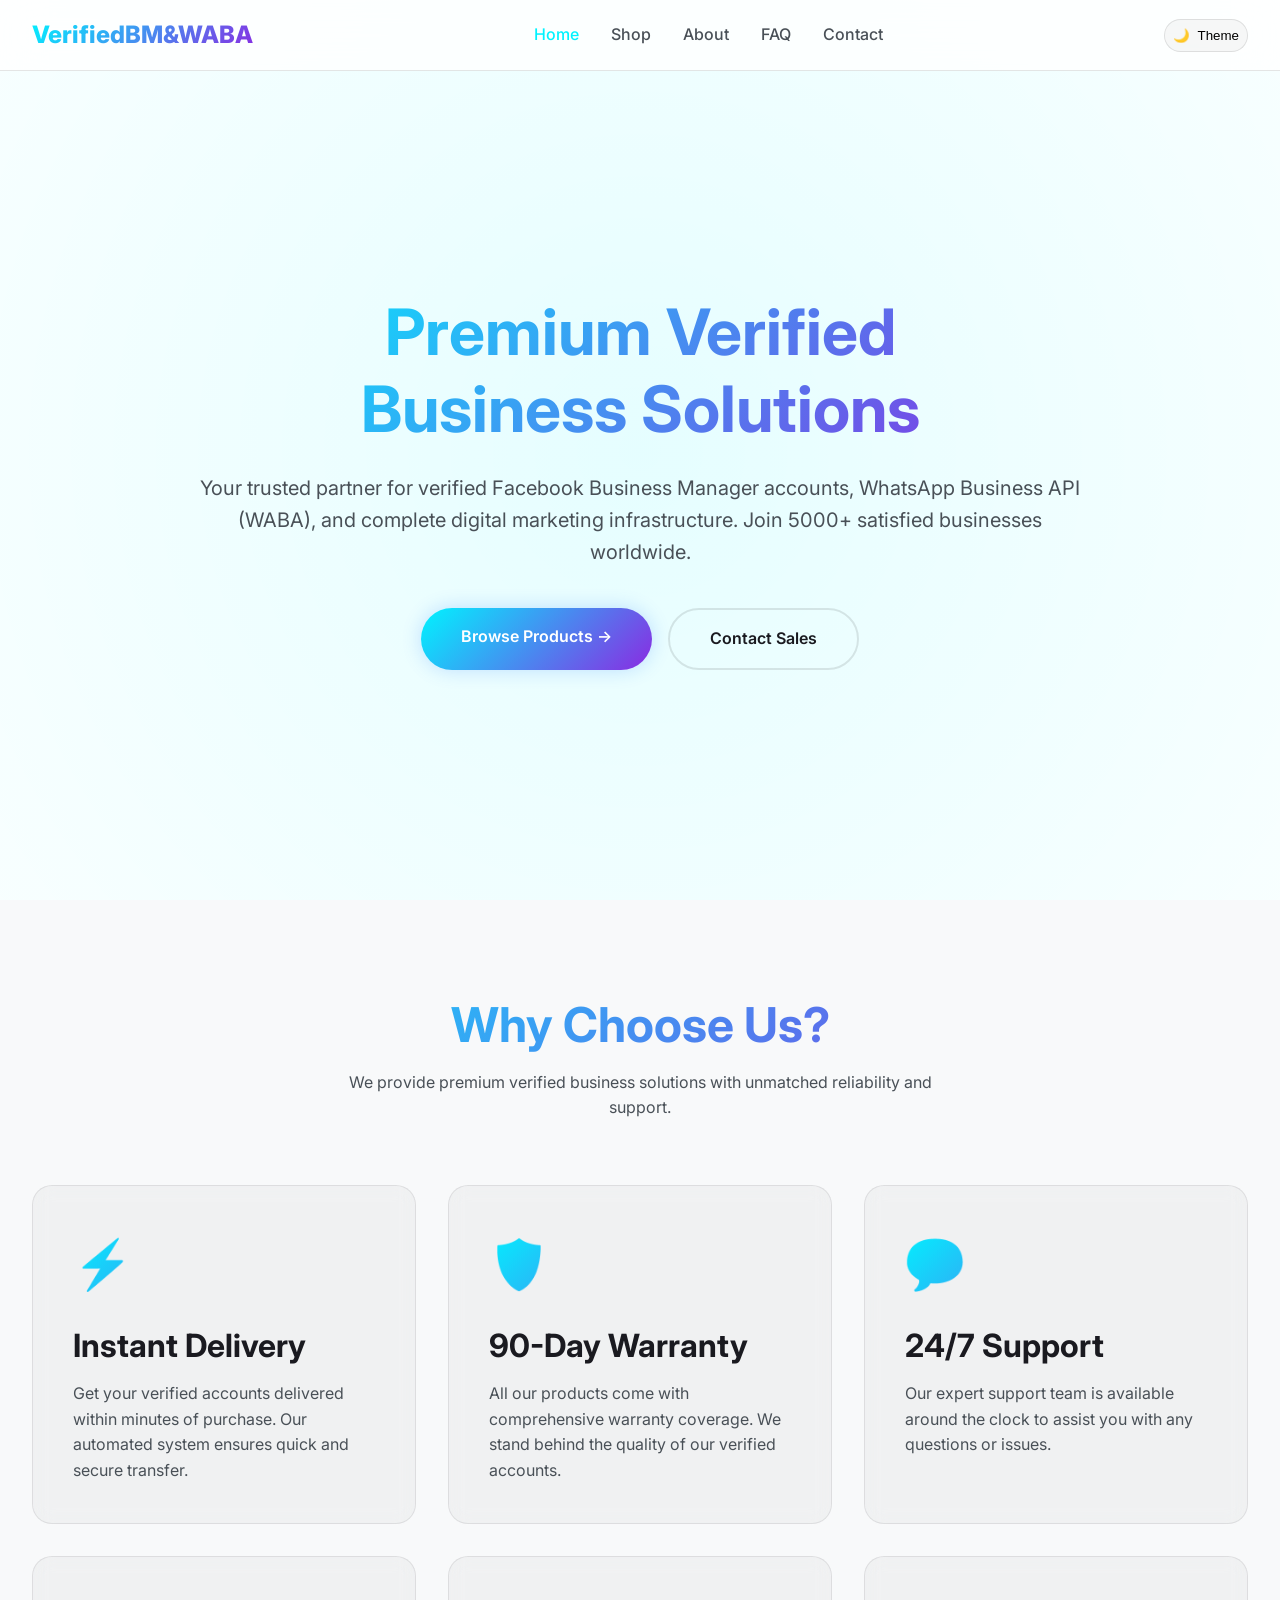
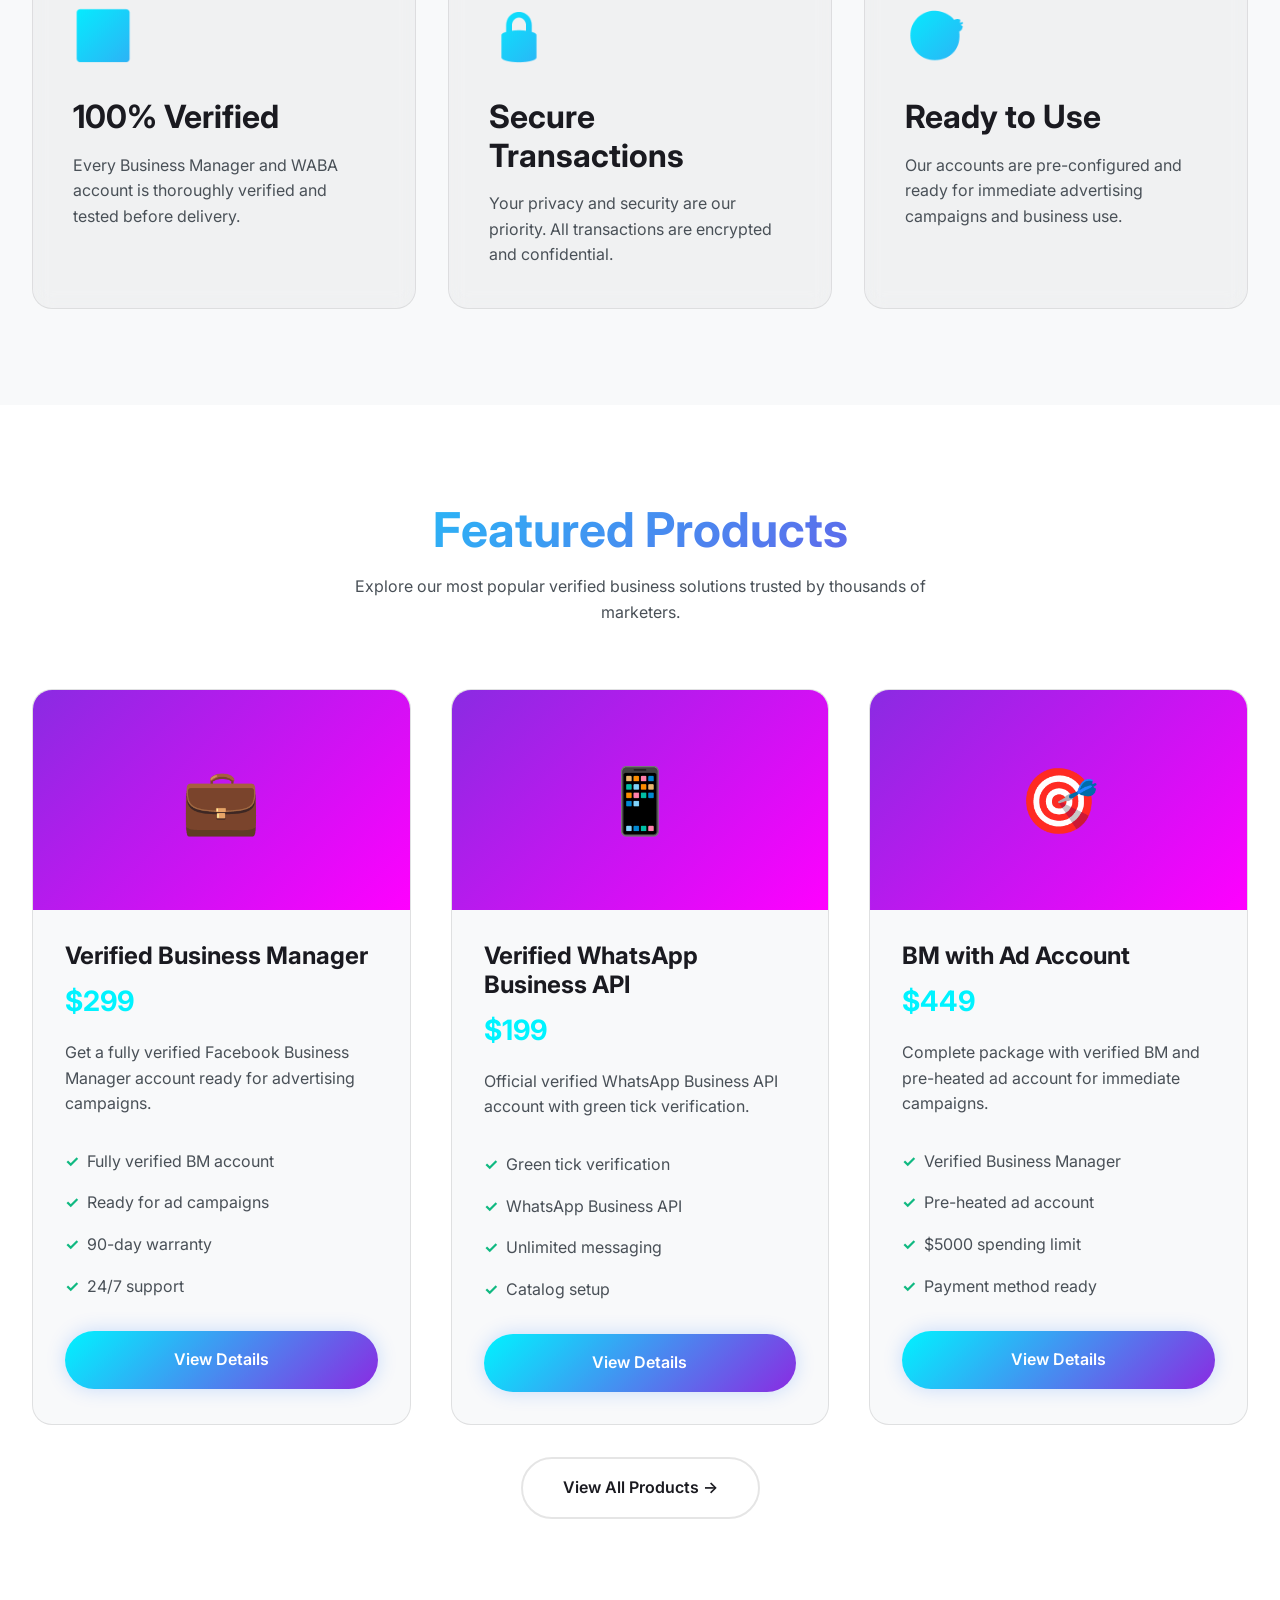
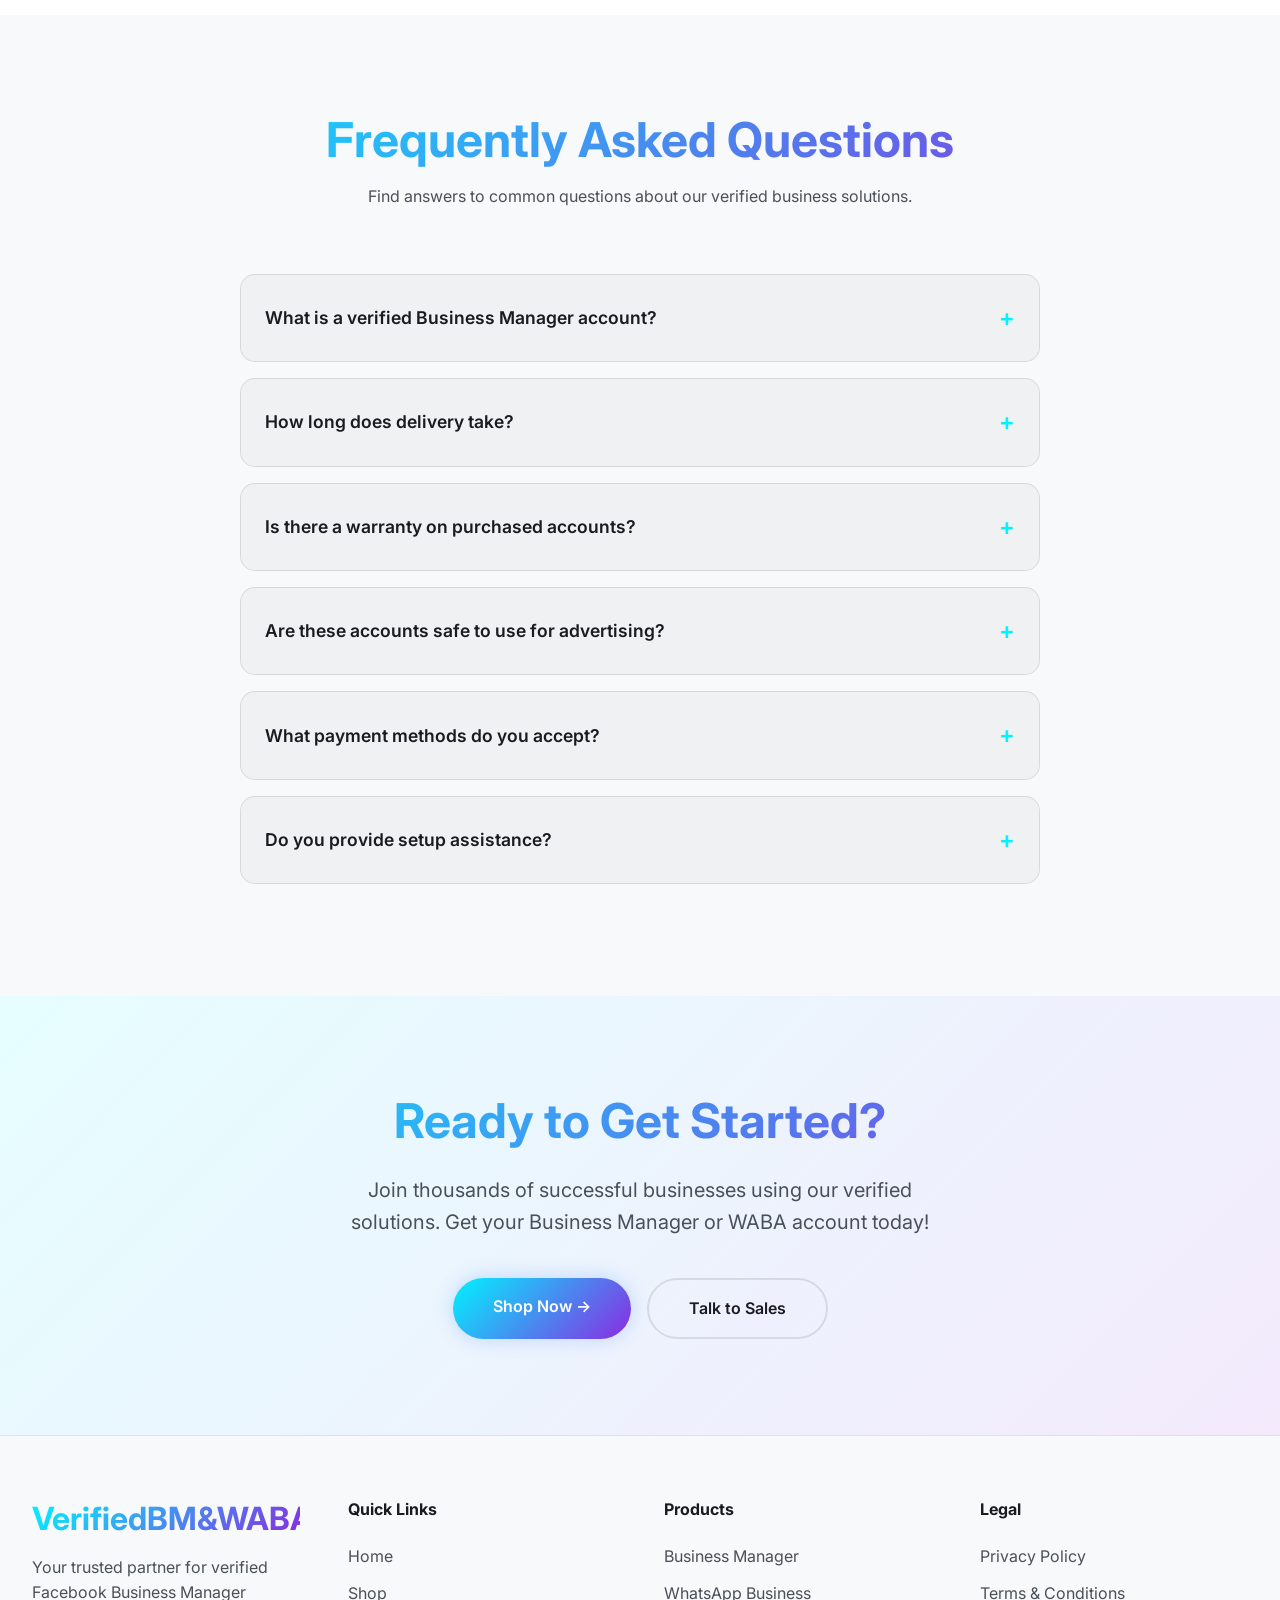
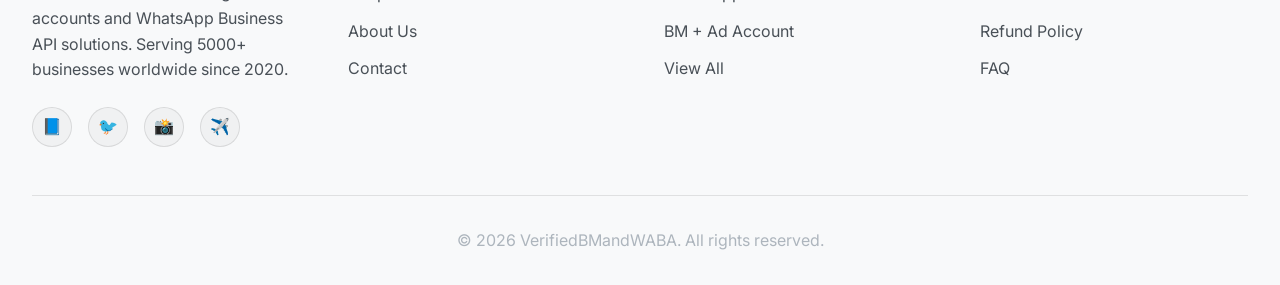
<file: verifiedbmwaba/index.html>
<!DOCTYPE html>
<html lang="en">
<head>
  <meta charset="UTF-8">
  <meta name="viewport" content="width=device-width, initial-scale=1.0">
  <meta http-equiv="X-UA-Compatible" content="IE=edge">
  
  <!-- SEO Meta Tags -->
  <title>VerifiedBMandWABA - Premium Verified Business Manager & WhatsApp Business Solutions</title>
  <meta name="description" content="Buy verified Facebook Business Manager accounts, WhatsApp Business API (WABA), and complete digital marketing solutions. Instant delivery, 90-day warranty, 24/7 support.">
  <meta name="keywords" content="verified business manager, buy BM, WABA verification, WhatsApp Business API, Facebook ad account, verified BM, business verification">
  <meta name="author" content="VerifiedBMandWABA">
  <meta name="robots" content="index, follow">
  
  <!-- Open Graph / Social Media -->
  <meta property="og:type" content="website">
  <meta property="og:url" content="https://verifiedbmandwaba.com/">
  <meta property="og:title" content="VerifiedBMandWABA - Premium BM & WABA Solutions">
  <meta property="og:description" content="Get verified Business Manager accounts and WhatsApp Business API solutions. Trusted by 5000+ businesses worldwide.">
  <meta property="og:image" content="https://verifiedbmandwaba.com/images/og-image.jpg">
  
  <!-- Twitter Card -->
  <meta name="twitter:card" content="summary_large_image">
  <meta name="twitter:title" content="VerifiedBMandWABA - Premium BM & WABA Solutions">
  <meta name="twitter:description" content="Get verified Business Manager accounts and WhatsApp Business API solutions.">
  <meta name="twitter:image" content="https://verifiedbmandwaba.com/images/twitter-image.jpg">
  
  <!-- Canonical URL -->
  <link rel="canonical" href="https://verifiedbmandwaba.com/">
  
  <!-- Favicon -->
  <link rel="icon" type="image/svg+xml" href="data:image/svg+xml,<svg xmlns='http://www.w3.org/2000/svg' viewBox='0 0 100 100'><text y='.9em' font-size='90'>🚀</text></svg>">
  
  <!-- Preconnect to Google Fonts -->
  <link rel="preconnect" href="https://fonts.googleapis.com">
  <link rel="preconnect" href="https://fonts.gstatic.com" crossorigin>
  <link href="https://fonts.googleapis.com/css2?family=Inter:wght@400;500;600;700;800&display=swap" rel="stylesheet">
  
  <!-- Stylesheet -->
  <link rel="stylesheet" href="css/style.css">
  
  <!-- Structured Data (JSON-LD) -->
  <script type="application/ld+json">
  {
    "@context": "https://schema.org",
    "@type": "Organization",
    "name": "VerifiedBMandWABA",
    "url": "https://verifiedbmandwaba.com",
    "logo": "https://verifiedbmandwaba.com/images/logo.png",
    "description": "Premium provider of verified Facebook Business Manager accounts and WhatsApp Business API solutions",
    "contactPoint": {
      "@type": "ContactPoint",
      "telephone": "+1-234-567-8900",
      "contactType": "customer service",
      "availableLanguage": "English"
    },
    "sameAs": [
      "https://facebook.com/verifiedbmandwaba",
      "https://twitter.com/verifiedbmwaba",
      "https://instagram.com/verifiedbmandwaba"
    ]
  }
  </script>
  
  <script type="application/ld+json">
  {
    "@context": "https://schema.org",
    "@type": "WebSite",
    "name": "VerifiedBMandWABA",
    "url": "https://verifiedbmandwaba.com",
    "potentialAction": {
      "@type": "SearchAction",
      "target": "https://verifiedbmandwaba.com/search?q={search_term_string}",
      "query-input": "required name=search_term_string"
    }
  }
  </script>
</head>
<body>
  <!-- Scroll Progress Bar -->
  <div id="scrollProgress" class="scroll-progress"></div>
  
  <!-- Navigation -->
  <nav class="navbar">
    <div class="nav-container">
      <a href="index.html" class="logo">VerifiedBM&WABA</a>
      
      <button class="mobile-menu-btn" id="mobileMenuBtn" aria-label="Toggle menu">☰</button>
      
      <ul class="nav-links" id="navLinks">
        <li><a href="index.html" class="active">Home</a></li>
        <li><a href="shop.html">Shop</a></li>
        <li><a href="about.html">About</a></li>
        <li><a href="faq.html">FAQ</a></li>
        <li><a href="contact.html">Contact</a></li>
      </ul>
      
      <button class="theme-toggle" id="themeToggle" aria-label="Toggle theme">
        <span class="theme-icon">☀️</span>
        <span>Theme</span>
      </button>
    </div>
  </nav>
  
  <!-- Hero Section -->
  <section class="hero">
    <div class="hero-content">
      <h1 class="gradient-text">Premium Verified <br>Business Solutions</h1>
      <p>Your trusted partner for verified Facebook Business Manager accounts, WhatsApp Business API (WABA), and complete digital marketing infrastructure. Join 5000+ satisfied businesses worldwide.</p>
      
      <div class="hero-buttons">
        <a href="shop.html" class="btn btn-primary">Browse Products →</a>
        <a href="contact.html" class="btn btn-secondary">Contact Sales</a>
      </div>
    </div>
  </section>
  
  <!-- Features Section -->
  <section class="features">
    <div class="container">
      <div class="section-header fade-in">
        <h2 class="gradient-text">Why Choose Us?</h2>
        <p>We provide premium verified business solutions with unmatched reliability and support.</p>
      </div>
      
      <div class="features-grid">
        <div class="feature-card fade-in">
          <div class="feature-icon">⚡</div>
          <h3>Instant Delivery</h3>
          <p>Get your verified accounts delivered within minutes of purchase. Our automated system ensures quick and secure transfer.</p>
        </div>
        
        <div class="feature-card fade-in">
          <div class="feature-icon">🛡️</div>
          <h3>90-Day Warranty</h3>
          <p>All our products come with comprehensive warranty coverage. We stand behind the quality of our verified accounts.</p>
        </div>
        
        <div class="feature-card fade-in">
          <div class="feature-icon">💬</div>
          <h3>24/7 Support</h3>
          <p>Our expert support team is available around the clock to assist you with any questions or issues.</p>
        </div>
        
        <div class="feature-card fade-in">
          <div class="feature-icon">✅</div>
          <h3>100% Verified</h3>
          <p>Every Business Manager and WABA account is thoroughly verified and tested before delivery.</p>
        </div>
        
        <div class="feature-card fade-in">
          <div class="feature-icon">🔒</div>
          <h3>Secure Transactions</h3>
          <p>Your privacy and security are our priority. All transactions are encrypted and confidential.</p>
        </div>
        
        <div class="feature-card fade-in">
          <div class="feature-icon">🎯</div>
          <h3>Ready to Use</h3>
          <p>Our accounts are pre-configured and ready for immediate advertising campaigns and business use.</p>
        </div>
      </div>
    </div>
  </section>
  
  <!-- Featured Products Section -->
  <section class="products">
    <div class="container">
      <div class="section-header fade-in">
        <h2 class="gradient-text">Featured Products</h2>
        <p>Explore our most popular verified business solutions trusted by thousands of marketers.</p>
      </div>
      
      <div class="products-grid">
        <!-- Product 1 -->
        <div class="product-card fade-in">
          <div class="product-image">💼</div>
          <div class="product-info">
            <h3 class="product-title">Verified Business Manager</h3>
            <div class="product-price">$299</div>
            <p class="product-description">Get a fully verified Facebook Business Manager account ready for advertising campaigns.</p>
            <ul class="product-features">
              <li>Fully verified BM account</li>
              <li>Ready for ad campaigns</li>
              <li>90-day warranty</li>
              <li>24/7 support</li>
            </ul>
            <a href="products/verified-business-manager.html" class="btn btn-primary">View Details</a>
          </div>
        </div>
        
        <!-- Product 2 -->
        <div class="product-card fade-in">
          <div class="product-image">📱</div>
          <div class="product-info">
            <h3 class="product-title">Verified WhatsApp Business API</h3>
            <div class="product-price">$199</div>
            <p class="product-description">Official verified WhatsApp Business API account with green tick verification.</p>
            <ul class="product-features">
              <li>Green tick verification</li>
              <li>WhatsApp Business API</li>
              <li>Unlimited messaging</li>
              <li>Catalog setup</li>
            </ul>
            <a href="products/verified-whatsapp-business.html" class="btn btn-primary">View Details</a>
          </div>
        </div>
        
        <!-- Product 3 -->
        <div class="product-card fade-in">
          <div class="product-image">🎯</div>
          <div class="product-info">
            <h3 class="product-title">BM with Ad Account</h3>
            <div class="product-price">$449</div>
            <p class="product-description">Complete package with verified BM and pre-heated ad account for immediate campaigns.</p>
            <ul class="product-features">
              <li>Verified Business Manager</li>
              <li>Pre-heated ad account</li>
              <li>$5000 spending limit</li>
              <li>Payment method ready</li>
            </ul>
            <a href="products/bm-with-ad-account.html" class="btn btn-primary">View Details</a>
          </div>
        </div>
      </div>
      
      <div class="text-center mt-2">
        <a href="shop.html" class="btn btn-secondary">View All Products →</a>
      </div>
    </div>
  </section>
  
  <!-- FAQ Section -->
  <section class="faq">
    <div class="container">
      <div class="section-header fade-in">
        <h2 class="gradient-text">Frequently Asked Questions</h2>
        <p>Find answers to common questions about our verified business solutions.</p>
      </div>
      
      <div class="faq-grid">
        <div class="faq-item fade-in">
          <div class="faq-question">What is a verified Business Manager account?</div>
          <div class="faq-answer">
            <p>A verified Business Manager (BM) account is a Facebook Business Manager that has completed Facebook's business verification process. This verification gives your account higher trust levels, increased spending limits, and better access to Facebook's advertising features.</p>
          </div>
        </div>
        
        <div class="faq-item fade-in">
          <div class="faq-question">How long does delivery take?</div>
          <div class="faq-answer">
            <p>Most products are delivered instantly or within 1-2 hours after payment confirmation. You'll receive all account credentials and access instructions via email immediately after purchase.</p>
          </div>
        </div>
        
        <div class="faq-item fade-in">
          <div class="faq-question">Is there a warranty on purchased accounts?</div>
          <div class="faq-answer">
            <p>Yes! All our products come with a comprehensive warranty ranging from 30 to 90 days depending on the product. If you experience any issues during the warranty period, we'll replace or refund your purchase.</p>
          </div>
        </div>
        
        <div class="faq-item fade-in">
          <div class="faq-question">Are these accounts safe to use for advertising?</div>
          <div class="faq-answer">
            <p>Absolutely! All our accounts are verified through official Facebook channels and are completely safe for advertising. They come with clean histories and are ready for immediate campaign deployment.</p>
          </div>
        </div>
        
        <div class="faq-item fade-in">
          <div class="faq-question">What payment methods do you accept?</div>
          <div class="faq-answer">
            <p>We accept various payment methods including credit/debit cards, cryptocurrency (Bitcoin, USDT), and bank transfers. Contact our sales team for custom payment arrangements.</p>
          </div>
        </div>
        
        <div class="faq-item fade-in">
          <div class="faq-question">Do you provide setup assistance?</div>
          <div class="faq-answer">
            <p>Yes! Our support team provides free setup assistance to help you configure your new accounts. We also offer detailed documentation and video tutorials for common setups.</p>
          </div>
        </div>
      </div>
    </div>
  </section>
  
  <!-- CTA Section -->
  <section class="cta">
    <div class="container cta-content">
      <div class="fade-in">
        <h2 class="gradient-text">Ready to Get Started?</h2>
        <p>Join thousands of successful businesses using our verified solutions. Get your Business Manager or WABA account today!</p>
        <div class="hero-buttons">
          <a href="shop.html" class="btn btn-primary">Shop Now →</a>
          <a href="contact.html" class="btn btn-secondary">Talk to Sales</a>
        </div>
      </div>
    </div>
  </section>
  
  <!-- Footer -->
  <footer class="footer">
    <div class="container">
      <div class="footer-grid">
        <div class="footer-brand">
          <h3>VerifiedBM&WABA</h3>
          <p>Your trusted partner for verified Facebook Business Manager accounts and WhatsApp Business API solutions. Serving 5000+ businesses worldwide since 2020.</p>
          <div class="social-links">
            <a href="#" aria-label="Facebook">📘</a>
            <a href="#" aria-label="Twitter">🐦</a>
            <a href="#" aria-label="Instagram">📸</a>
            <a href="#" aria-label="Telegram">✈️</a>
          </div>
        </div>
        
        <div class="footer-links">
          <h4>Quick Links</h4>
          <ul>
            <li><a href="index.html">Home</a></li>
            <li><a href="shop.html">Shop</a></li>
            <li><a href="about.html">About Us</a></li>
            <li><a href="contact.html">Contact</a></li>
          </ul>
        </div>
        
        <div class="footer-links">
          <h4>Products</h4>
          <ul>
            <li><a href="products/verified-business-manager.html">Business Manager</a></li>
            <li><a href="products/verified-whatsapp-business.html">WhatsApp Business</a></li>
            <li><a href="products/bm-with-ad-account.html">BM + Ad Account</a></li>
            <li><a href="shop.html">View All</a></li>
          </ul>
        </div>
        
        <div class="footer-links">
          <h4>Legal</h4>
          <ul>
            <li><a href="privacy-policy.html">Privacy Policy</a></li>
            <li><a href="terms-and-conditions.html">Terms & Conditions</a></li>
            <li><a href="refund-policy.html">Refund Policy</a></li>
            <li><a href="faq.html">FAQ</a></li>
          </ul>
        </div>
      </div>
      
      <div class="footer-bottom">
        <p>&copy; <span class="current-year"></span> VerifiedBMandWABA. All rights reserved.</p>
      </div>
    </div>
  </footer>
  
  <!-- JavaScript -->
  <script src="js/main.js"></script>
</body>
</html>
</file>
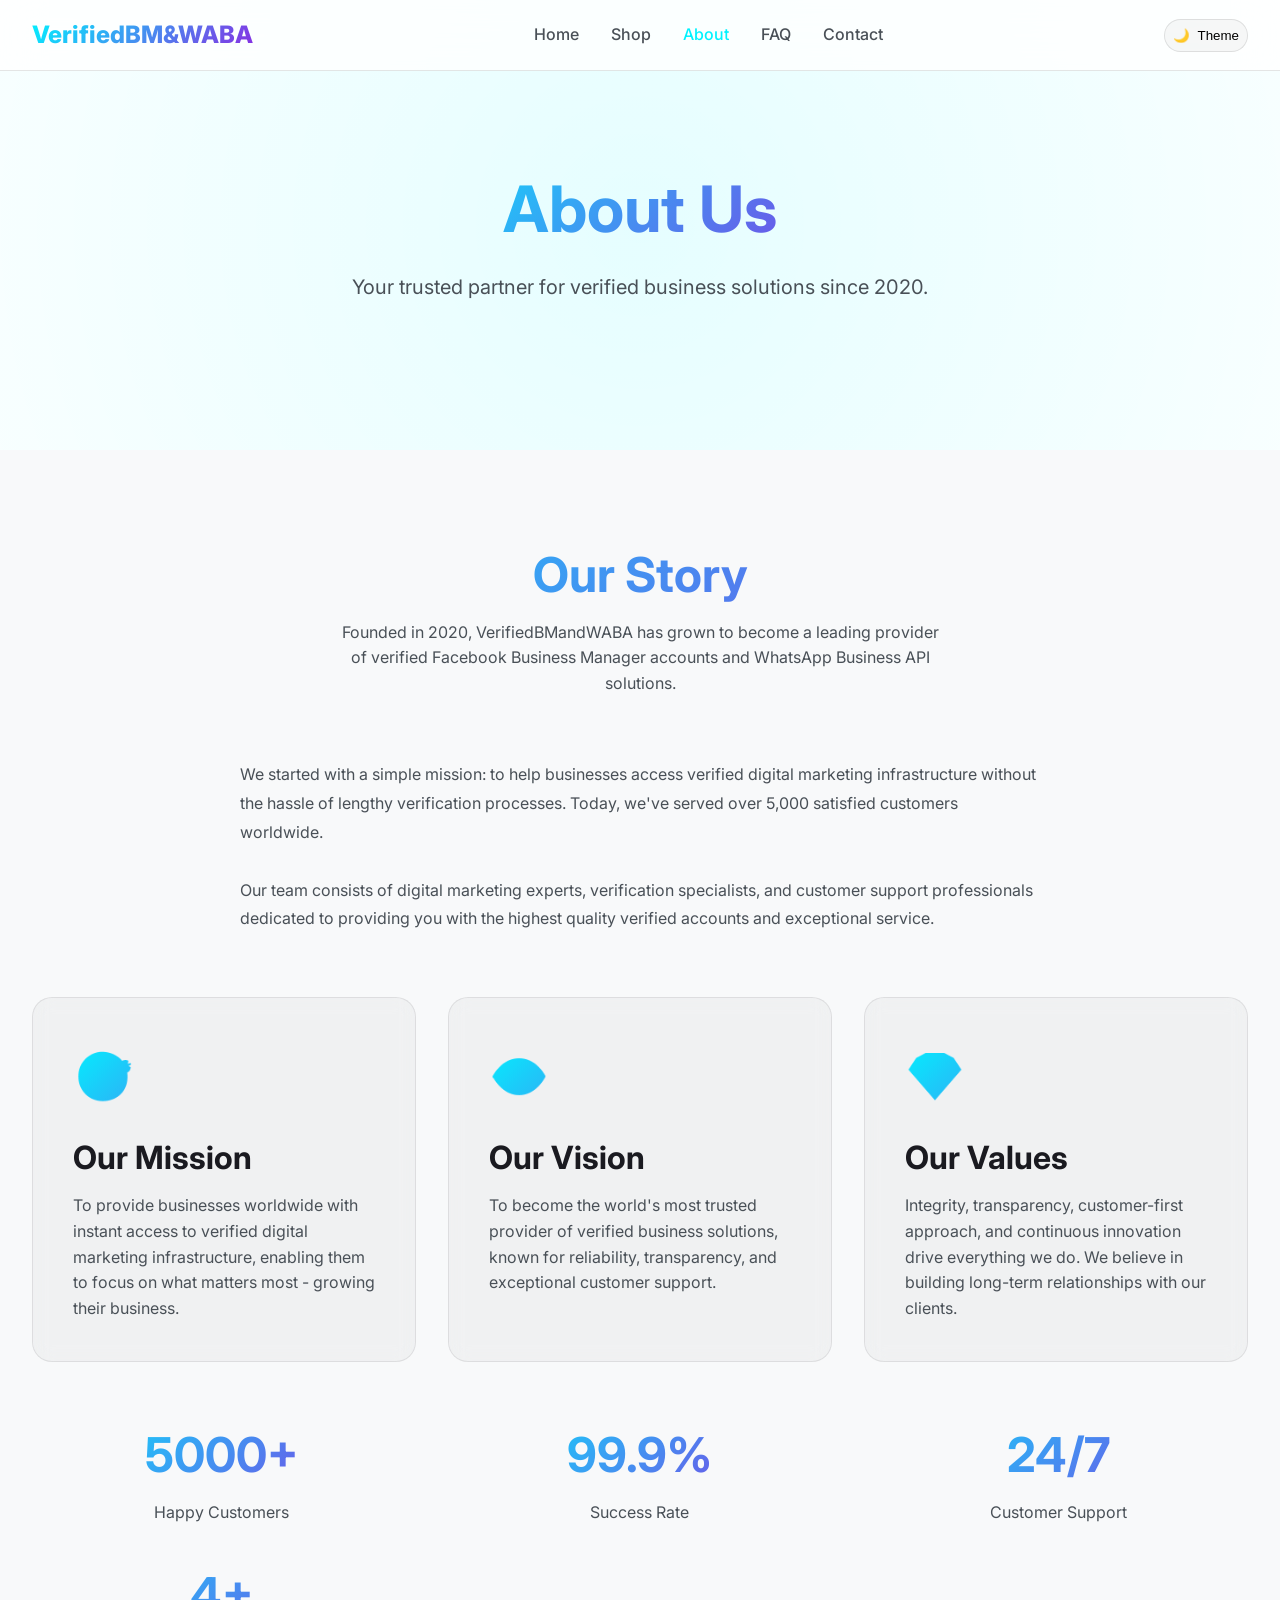
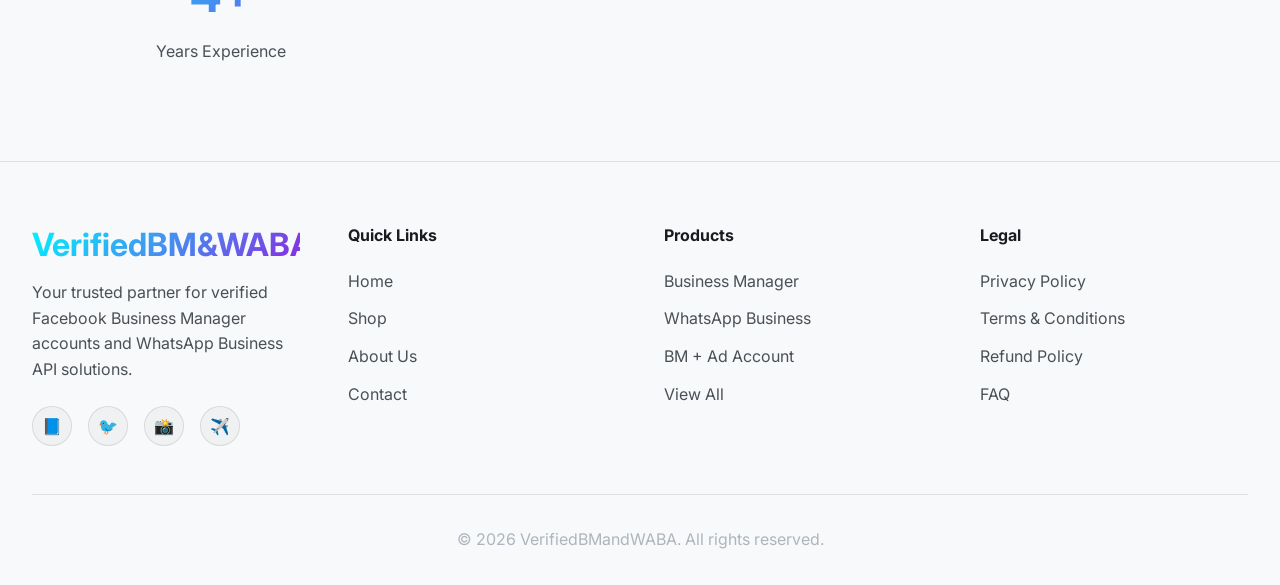
<file: verifiedbmwaba/about.html>
<!DOCTYPE html>
<html lang="en">
<head>
  <meta charset="UTF-8">
  <meta name="viewport" content="width=device-width, initial-scale=1.0">
  <title>About Us - VerifiedBMandWABA | Trusted BM & WABA Provider</title>
  <meta name="description" content="Learn about VerifiedBMandWABA - your trusted partner for verified Business Manager accounts and WhatsApp Business API solutions since 2020.">
  <link rel="canonical" href="https://verifiedbmandwaba.com/about">
  <link rel="preconnect" href="https://fonts.googleapis.com">
  <link rel="preconnect" href="https://fonts.gstatic.com" crossorigin>
  <link href="https://fonts.googleapis.com/css2?family=Inter:wght@400;500;600;700;800&display=swap" rel="stylesheet">
  <link rel="stylesheet" href="css/style.css">
</head>
<body>
  <div id="scrollProgress" class="scroll-progress"></div>
  <nav class="navbar">
    <div class="nav-container">
      <a href="index.html" class="logo">VerifiedBM&WABA</a>
      <button class="mobile-menu-btn" id="mobileMenuBtn" aria-label="Toggle menu">☰</button>
      <ul class="nav-links" id="navLinks">
        <li><a href="index.html">Home</a></li>
        <li><a href="shop.html">Shop</a></li>
        <li><a href="about.html" class="active">About</a></li>
        <li><a href="faq.html">FAQ</a></li>
        <li><a href="contact.html">Contact</a></li>
      </ul>
      <button class="theme-toggle" id="themeToggle" aria-label="Toggle theme">
        <span class="theme-icon">☀️</span>
        <span>Theme</span>
      </button>
    </div>
  </nav>

  <section class="hero" style="min-height: 50vh;">
    <div class="hero-content">
      <h1 class="gradient-text">About Us</h1>
      <p>Your trusted partner for verified business solutions since 2020.</p>
    </div>
  </section>

  <section class="features">
    <div class="container">
      <div class="section-header fade-in">
        <h2 class="gradient-text">Our Story</h2>
        <p>Founded in 2020, VerifiedBMandWABA has grown to become a leading provider of verified Facebook Business Manager accounts and WhatsApp Business API solutions.</p>
      </div>
      
      <div style="max-width: 800px; margin: 0 auto; color: var(--text-secondary); line-height: 1.8;" class="fade-in">
        <p>We started with a simple mission: to help businesses access verified digital marketing infrastructure without the hassle of lengthy verification processes. Today, we've served over 5,000 satisfied customers worldwide.</p>
        <br>
        <p>Our team consists of digital marketing experts, verification specialists, and customer support professionals dedicated to providing you with the highest quality verified accounts and exceptional service.</p>
      </div>

      <div class="features-grid" style="margin-top: 4rem;">
        <div class="feature-card fade-in">
          <div class="feature-icon">🎯</div>
          <h3>Our Mission</h3>
          <p>To provide businesses worldwide with instant access to verified digital marketing infrastructure, enabling them to focus on what matters most - growing their business.</p>
        </div>
        <div class="feature-card fade-in">
          <div class="feature-icon">👁️</div>
          <h3>Our Vision</h3>
          <p>To become the world's most trusted provider of verified business solutions, known for reliability, transparency, and exceptional customer support.</p>
        </div>
        <div class="feature-card fade-in">
          <div class="feature-icon">💎</div>
          <h3>Our Values</h3>
          <p>Integrity, transparency, customer-first approach, and continuous innovation drive everything we do. We believe in building long-term relationships with our clients.</p>
        </div>
      </div>

      <div class="products-grid" style="margin-top: 4rem; text-align: center;">
        <div class="fade-in">
          <h2 class="gradient-text" style="font-size: 3rem;">5000+</h2>
          <p style="color: var(--text-secondary);">Happy Customers</p>
        </div>
        <div class="fade-in">
          <h2 class="gradient-text" style="font-size: 3rem;">99.9%</h2>
          <p style="color: var(--text-secondary);">Success Rate</p>
        </div>
        <div class="fade-in">
          <h2 class="gradient-text" style="font-size: 3rem;">24/7</h2>
          <p style="color: var(--text-secondary);">Customer Support</p>
        </div>
        <div class="fade-in">
          <h2 class="gradient-text" style="font-size: 3rem;">4+</h2>
          <p style="color: var(--text-secondary);">Years Experience</p>
        </div>
      </div>
    </div>
  </section>

  <footer class="footer">
    <div class="container">
      <div class="footer-grid">
        <div class="footer-brand">
          <h3>VerifiedBM&WABA</h3>
          <p>Your trusted partner for verified Facebook Business Manager accounts and WhatsApp Business API solutions.</p>
          <div class="social-links">
            <a href="#" aria-label="Facebook">📘</a>
            <a href="#" aria-label="Twitter">🐦</a>
            <a href="#" aria-label="Instagram">📸</a>
            <a href="#" aria-label="Telegram">✈️</a>
          </div>
        </div>
        <div class="footer-links">
          <h4>Quick Links</h4>
          <ul>
            <li><a href="index.html">Home</a></li>
            <li><a href="shop.html">Shop</a></li>
            <li><a href="about.html">About Us</a></li>
            <li><a href="contact.html">Contact</a></li>
          </ul>
        </div>
        <div class="footer-links">
          <h4>Products</h4>
          <ul>
            <li><a href="products/verified-business-manager.html">Business Manager</a></li>
            <li><a href="products/verified-whatsapp-business.html">WhatsApp Business</a></li>
            <li><a href="products/bm-with-ad-account.html">BM + Ad Account</a></li>
            <li><a href="shop.html">View All</a></li>
          </ul>
        </div>
        <div class="footer-links">
          <h4>Legal</h4>
          <ul>
            <li><a href="privacy-policy.html">Privacy Policy</a></li>
            <li><a href="terms-and-conditions.html">Terms & Conditions</a></li>
            <li><a href="refund-policy.html">Refund Policy</a></li>
            <li><a href="faq.html">FAQ</a></li>
          </ul>
        </div>
      </div>
      <div class="footer-bottom">
        <p>&copy; <span class="current-year"></span> VerifiedBMandWABA. All rights reserved.</p>
      </div>
    </div>
  </footer>
  <script src="js/main.js"></script>
</body>
</html>
</file>
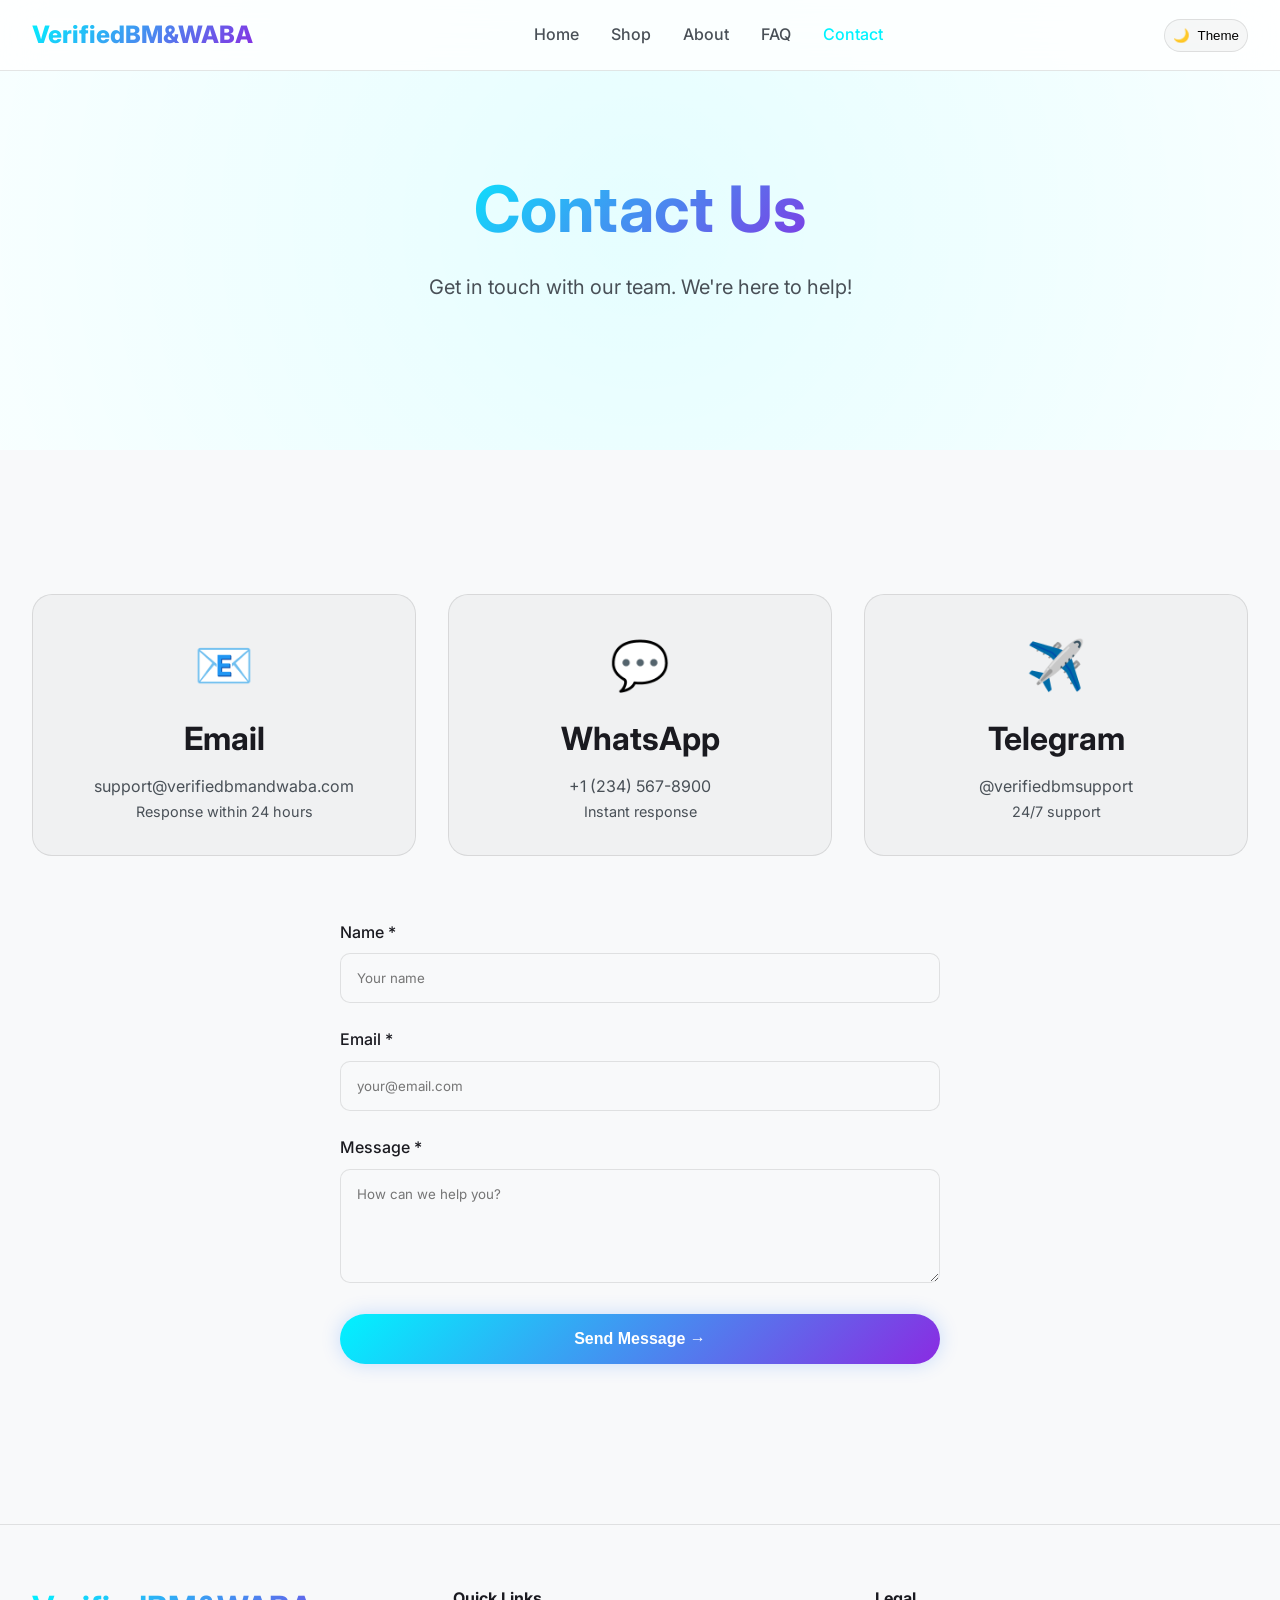
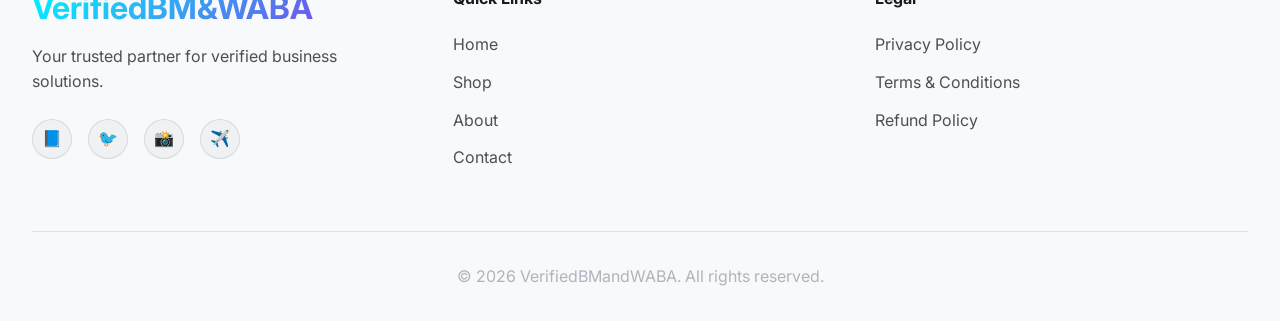
<file: verifiedbmwaba/contact.html>
<!DOCTYPE html>
<html lang="en">
<head>
  <meta charset="UTF-8">
  <meta name="viewport" content="width=device-width, initial-scale=1.0">
  <title>Contact Us - VerifiedBMandWABA | Get in Touch</title>
  <meta name="description" content="Contact VerifiedBMandWABA for sales inquiries, support, or partnership opportunities. We're available 24/7 via email, WhatsApp, and Telegram.">
  <link rel="canonical" href="https://verifiedbmandwaba.com/contact">
  <link rel="preconnect" href="https://fonts.googleapis.com">
  <link rel="preconnect" href="https://fonts.gstatic.com" crossorigin>
  <link href="https://fonts.googleapis.com/css2?family=Inter:wght@400;500;600;700;800&display=swap" rel="stylesheet">
  <link rel="stylesheet" href="css/style.css">
  <style>.contact-grid{display:grid;grid-template-columns:repeat(auto-fit,minmax(300px,1fr));gap:2rem;margin-top:3rem}.contact-card{background:var(--glass-bg);border:1px solid var(--border-color);border-radius:20px;padding:2rem;text-align:center}.contact-card:hover{border-color:var(--neon-cyan)}.contact-icon{font-size:3rem;margin-bottom:1rem}.form-group{margin-bottom:1.5rem}.form-group label{display:block;margin-bottom:0.5rem;font-weight:500}.form-group input,.form-group textarea{width:100%;padding:1rem;border:1px solid var(--border-color);border-radius:10px;background:var(--bg-secondary);color:var(--text-primary);font-family:inherit}.form-group input:focus,.form-group textarea:focus{outline:none;border-color:var(--neon-cyan)}</style>
</head>
<body>
  <div id="scrollProgress" class="scroll-progress"></div>
  <nav class="navbar">
    <div class="nav-container">
      <a href="index.html" class="logo">VerifiedBM&WABA</a>
      <button class="mobile-menu-btn" id="mobileMenuBtn" aria-label="Toggle menu">☰</button>
      <ul class="nav-links" id="navLinks">
        <li><a href="index.html">Home</a></li>
        <li><a href="shop.html">Shop</a></li>
        <li><a href="about.html">About</a></li>
        <li><a href="faq.html">FAQ</a></li>
        <li><a href="contact.html" class="active">Contact</a></li>
      </ul>
      <button class="theme-toggle" id="themeToggle" aria-label="Toggle theme"><span class="theme-icon">☀️</span><span>Theme</span></button>
    </div>
  </nav>
  <section class="hero" style="min-height:50vh"><div class="hero-content"><h1 class="gradient-text">Contact Us</h1><p>Get in touch with our team. We're here to help!</p></div></section>
  <section class="features">
    <div class="container">
      <div class="contact-grid">
        <div class="contact-card fade-in">
          <div class="contact-icon">📧</div>
          <h3>Email</h3>
          <p style="color:var(--text-secondary)">support@verifiedbmandwaba.com</p>
          <p style="color:var(--text-secondary);font-size:0.9rem">Response within 24 hours</p>
        </div>
        <div class="contact-card fade-in">
          <div class="contact-icon">💬</div>
          <h3>WhatsApp</h3>
          <p style="color:var(--text-secondary)">+1 (234) 567-8900</p>
          <p style="color:var(--text-secondary);font-size:0.9rem">Instant response</p>
        </div>
        <div class="contact-card fade-in">
          <div class="contact-icon">✈️</div>
          <h3>Telegram</h3>
          <p style="color:var(--text-secondary)">@verifiedbmsupport</p>
          <p style="color:var(--text-secondary);font-size:0.9rem">24/7 support</p>
        </div>
      </div>
      <div style="max-width:600px;margin:4rem auto" class="fade-in">
        <form id="contactForm" action="https://api.web3forms.com/submit" method="POST">
          <input type="hidden" name="access_key" value="YOUR_WEB3FORMS_KEY">
          <input type="hidden" name="subject" value="New Contact Form Submission">
          <div class="form-group">
            <label for="name">Name *</label>
            <input type="text" id="name" name="name" required placeholder="Your name">
          </div>
          <div class="form-group">
            <label for="email">Email *</label>
            <input type="email" id="email" name="email" required placeholder="your@email.com">
          </div>
          <div class="form-group">
            <label for="message">Message *</label>
            <textarea id="message" name="message" rows="5" required placeholder="How can we help you?"></textarea>
          </div>
          <button type="submit" class="btn btn-primary" style="width:100%">Send Message →</button>
        </form>
      </div>
    </div>
  </section>
  <footer class="footer"><div class="container"><div class="footer-grid"><div class="footer-brand"><h3>VerifiedBM&WABA</h3><p>Your trusted partner for verified business solutions.</p><div class="social-links"><a href="#" aria-label="Facebook">📘</a><a href="#" aria-label="Twitter">🐦</a><a href="#" aria-label="Instagram">📸</a><a href="#" aria-label="Telegram">✈️</a></div></div><div class="footer-links"><h4>Quick Links</h4><ul><li><a href="index.html">Home</a></li><li><a href="shop.html">Shop</a></li><li><a href="about.html">About</a></li><li><a href="contact.html">Contact</a></li></ul></div><div class="footer-links"><h4>Legal</h4><ul><li><a href="privacy-policy.html">Privacy Policy</a></li><li><a href="terms-and-conditions.html">Terms & Conditions</a></li><li><a href="refund-policy.html">Refund Policy</a></li></ul></div></div><div class="footer-bottom"><p>&copy; <span class="current-year"></span> VerifiedBMandWABA. All rights reserved.</p></div></div></footer>
  <script src="js/main.js"></script>
</body>
</html>
</file>
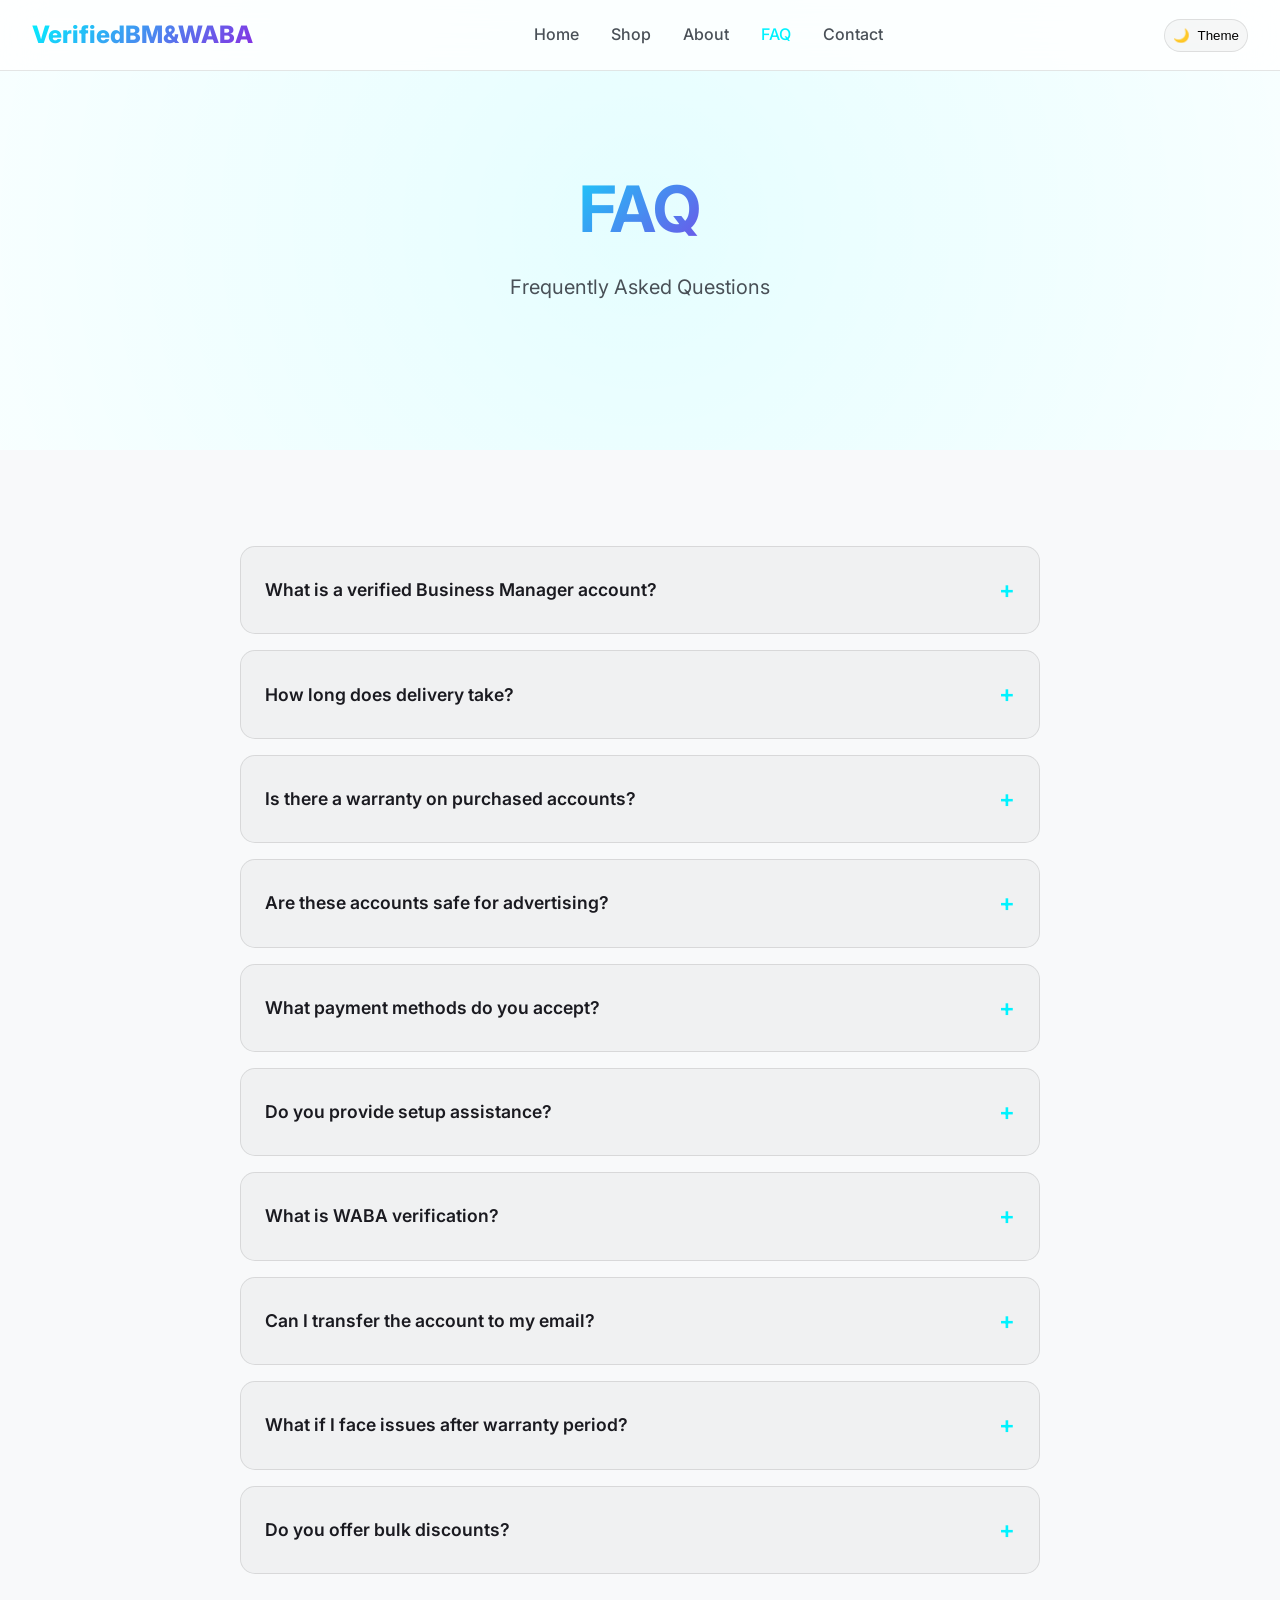
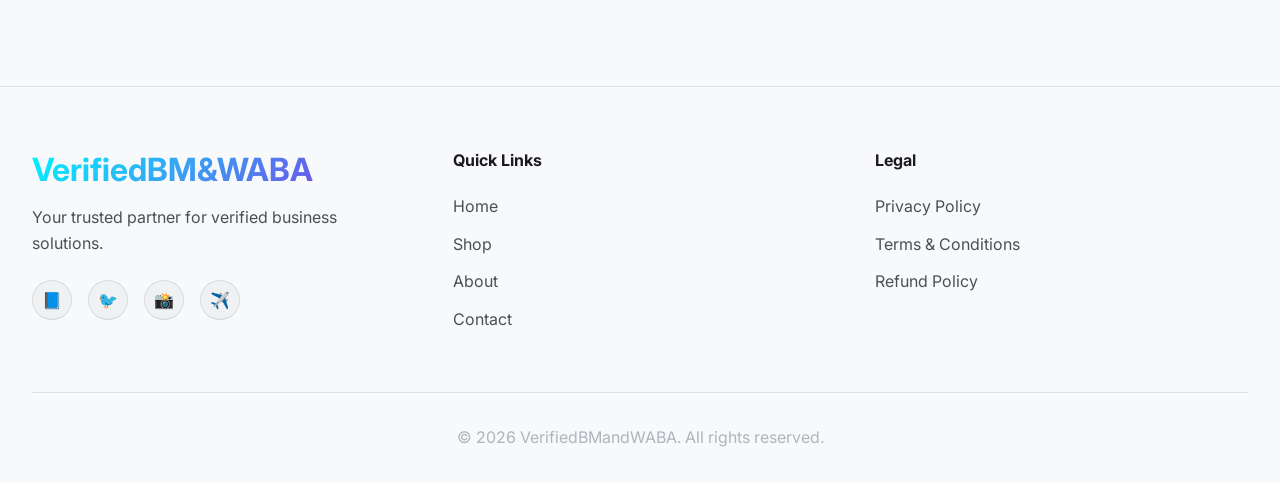
<file: verifiedbmwaba/faq.html>
<!DOCTYPE html>
<html lang="en">
<head>
  <meta charset="UTF-8">
  <meta name="viewport" content="width=device-width, initial-scale=1.0">
  <title>FAQ - VerifiedBMandWABA | Frequently Asked Questions</title>
  <meta name="description" content="Find answers to common questions about verified Business Manager accounts, WABA, delivery, warranty, and more.">
  <link rel="canonical" href="https://verifiedbmandwaba.com/faq">
  <link rel="preconnect" href="https://fonts.googleapis.com">
  <link rel="preconnect" href="https://fonts.gstatic.com" crossorigin>
  <link href="https://fonts.googleapis.com/css2?family=Inter:wght@400;500;600;700;800&display=swap" rel="stylesheet">
  <link rel="stylesheet" href="css/style.css">
</head>
<body>
  <div id="scrollProgress" class="scroll-progress"></div>
  <nav class="navbar">
    <div class="nav-container">
      <a href="index.html" class="logo">VerifiedBM&WABA</a>
      <button class="mobile-menu-btn" id="mobileMenuBtn" aria-label="Toggle menu">☰</button>
      <ul class="nav-links" id="navLinks">
        <li><a href="index.html">Home</a></li>
        <li><a href="shop.html">Shop</a></li>
        <li><a href="about.html">About</a></li>
        <li><a href="faq.html" class="active">FAQ</a></li>
        <li><a href="contact.html">Contact</a></li>
      </ul>
      <button class="theme-toggle" id="themeToggle" aria-label="Toggle theme"><span class="theme-icon">☀️</span><span>Theme</span></button>
    </div>
  </nav>
  <section class="hero" style="min-height:50vh"><div class="hero-content"><h1 class="gradient-text">FAQ</h1><p>Frequently Asked Questions</p></div></section>
  <section class="faq">
    <div class="container">
      <div class="faq-grid">
        <div class="faq-item fade-in"><div class="faq-question">What is a verified Business Manager account?</div><div class="faq-answer"><p>A verified Business Manager (BM) account is a Facebook Business Manager that has completed Facebook's business verification process. This gives your account higher trust levels, increased spending limits, and better access to advertising features.</p></div></div>
        <div class="faq-item fade-in"><div class="faq-question">How long does delivery take?</div><div class="faq-answer"><p>Most products are delivered instantly or within 1-2 hours after payment confirmation. You'll receive all account credentials via email immediately after purchase.</p></div></div>
        <div class="faq-item fade-in"><div class="faq-question">Is there a warranty on purchased accounts?</div><div class="faq-answer"><p>Yes! All products come with comprehensive warranty ranging from 30 to 90 days depending on the product. If you experience issues during the warranty period, we'll replace or refund your purchase.</p></div></div>
        <div class="faq-item fade-in"><div class="faq-question">Are these accounts safe for advertising?</div><div class="faq-answer"><p>Absolutely! All accounts are verified through official Facebook channels and are completely safe for advertising. They come with clean histories and are ready for immediate campaign deployment.</p></div></div>
        <div class="faq-item fade-in"><div class="faq-question">What payment methods do you accept?</div><div class="faq-answer"><p>We accept credit/debit cards, cryptocurrency (Bitcoin, USDT), and bank transfers. Contact our sales team for custom payment arrangements.</p></div></div>
        <div class="faq-item fade-in"><div class="faq-question">Do you provide setup assistance?</div><div class="faq-answer"><p>Yes! Our support team provides free setup assistance to help you configure your new accounts. We also offer detailed documentation and video tutorials.</p></div></div>
        <div class="faq-item fade-in"><div class="faq-question">What is WABA verification?</div><div class="faq-answer"><p>WABA (WhatsApp Business API) verification is the official process to get your WhatsApp Business account verified with the green tick badge, enabling advanced features and building customer trust.</p></div></div>
        <div class="faq-item fade-in"><div class="faq-question">Can I transfer the account to my email?</div><div class="faq-answer"><p>Yes, all accounts can be transferred to your email address. We provide full ownership transfer with complete instructions.</p></div></div>
        <div class="faq-item fade-in"><div class="faq-question">What if I face issues after warranty period?</div><div class="faq-answer"><p>Even after the warranty period, our support team is available to help you with any issues. We offer extended support packages for long-term customers.</p></div></div>
        <div class="faq-item fade-in"><div class="faq-question">Do you offer bulk discounts?</div><div class="faq-answer"><p>Yes! We offer special pricing for bulk orders. Contact our sales team to discuss your requirements and get a custom quote.</p></div></div>
      </div>
    </div>
  </section>
  <footer class="footer"><div class="container"><div class="footer-grid"><div class="footer-brand"><h3>VerifiedBM&WABA</h3><p>Your trusted partner for verified business solutions.</p><div class="social-links"><a href="#" aria-label="Facebook">📘</a><a href="#" aria-label="Twitter">🐦</a><a href="#" aria-label="Instagram">📸</a><a href="#" aria-label="Telegram">✈️</a></div></div><div class="footer-links"><h4>Quick Links</h4><ul><li><a href="index.html">Home</a></li><li><a href="shop.html">Shop</a></li><li><a href="about.html">About</a></li><li><a href="contact.html">Contact</a></li></ul></div><div class="footer-links"><h4>Legal</h4><ul><li><a href="privacy-policy.html">Privacy Policy</a></li><li><a href="terms-and-conditions.html">Terms & Conditions</a></li><li><a href="refund-policy.html">Refund Policy</a></li></ul></div></div><div class="footer-bottom"><p>&copy; <span class="current-year"></span> VerifiedBMandWABA. All rights reserved.</p></div></div></footer>
  <script src="js/main.js"></script>
</body>
</html>
</file>
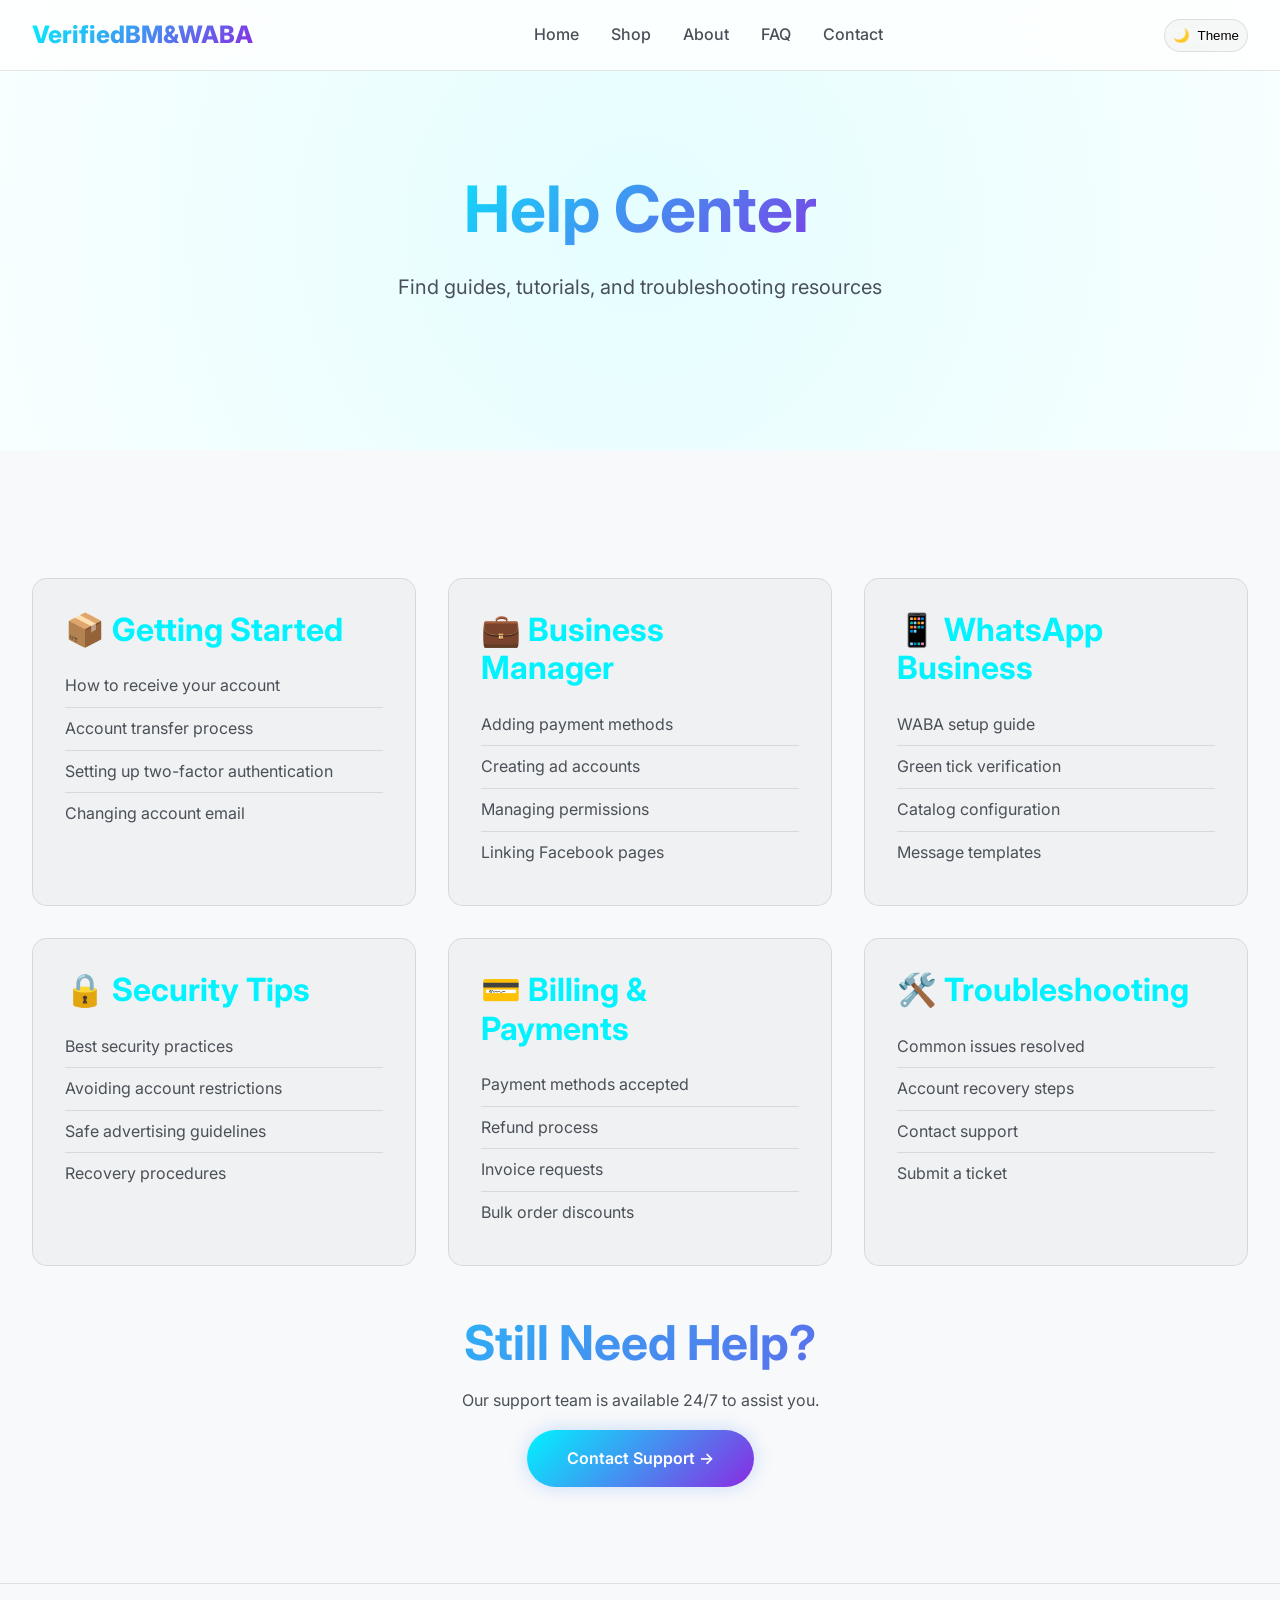
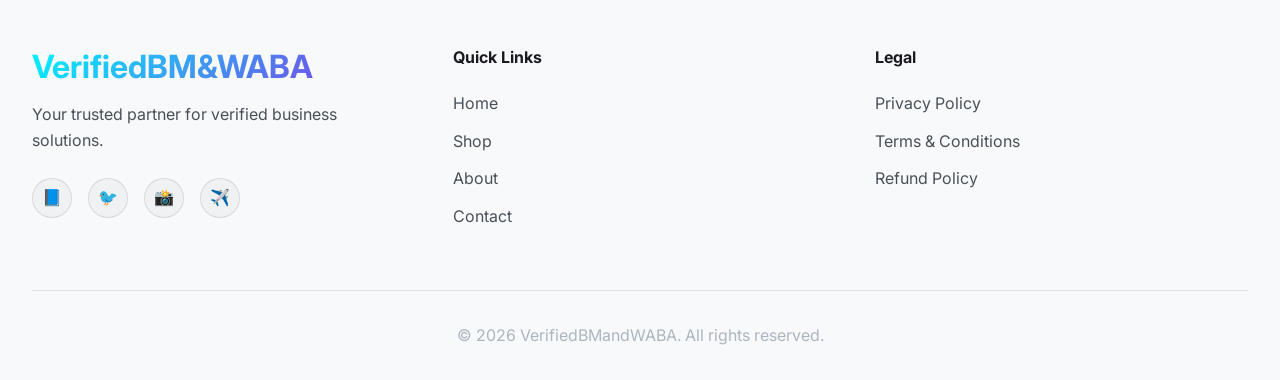
<file: verifiedbmwaba/help.html>
<!DOCTYPE html>
<html lang="en">
<head>
  <meta charset="UTF-8">
  <meta name="viewport" content="width=device-width, initial-scale=1.0">
  <title>Help Center - VerifiedBMandWABA</title>
  <meta name="description" content="Get help with your verified Business Manager and WABA accounts. Guides, tutorials, and troubleshooting resources.">
  <link rel="canonical" href="https://verifiedbmandwaba.com/help">
  <link rel="preconnect" href="https://fonts.googleapis.com">
  <link rel="preconnect" href="https://fonts.gstatic.com" crossorigin>
  <link href="https://fonts.googleapis.com/css2?family=Inter:wght@400;500;600;700;800&display=swap" rel="stylesheet">
  <link rel="stylesheet" href="css/style.css">
  <style>.help-grid{display:grid;grid-template-columns:repeat(auto-fit,minmax(300px,1fr));gap:2rem;margin-top:2rem}.help-card{background:var(--glass-bg);border:1px solid var(--border-color);border-radius:15px;padding:2rem}.help-card h3{color:var(--neon-cyan);margin-bottom:1rem}.help-card ul{list-style:none}.help-card li{padding:0.5rem 0;color:var(--text-secondary);border-bottom:1px solid var(--border-color)}.help-card li:last-child{border-bottom:none}</style>
</head>
<body>
  <div id="scrollProgress" class="scroll-progress"></div>
  <nav class="navbar">
    <div class="nav-container">
      <a href="index.html" class="logo">VerifiedBM&WABA</a>
      <button class="mobile-menu-btn" id="mobileMenuBtn" aria-label="Toggle menu">☰</button>
      <ul class="nav-links" id="navLinks">
        <li><a href="index.html">Home</a></li>
        <li><a href="shop.html">Shop</a></li>
        <li><a href="about.html">About</a></li>
        <li><a href="faq.html">FAQ</a></li>
        <li><a href="contact.html">Contact</a></li>
      </ul>
      <button class="theme-toggle" id="themeToggle" aria-label="Toggle theme"><span class="theme-icon">☀️</span><span>Theme</span></button>
    </div>
  </nav>
  <section class="hero" style="min-height:50vh"><div class="hero-content"><h1 class="gradient-text">Help Center</h1><p>Find guides, tutorials, and troubleshooting resources</p></div></section>
  <section class="features">
    <div class="container">
      <div class="help-grid">
        <div class="help-card fade-in">
          <h3>📦 Getting Started</h3>
          <ul>
            <li>How to receive your account</li>
            <li>Account transfer process</li>
            <li>Setting up two-factor authentication</li>
            <li>Changing account email</li>
          </ul>
        </div>
        <div class="help-card fade-in">
          <h3>💼 Business Manager</h3>
          <ul>
            <li>Adding payment methods</li>
            <li>Creating ad accounts</li>
            <li>Managing permissions</li>
            <li>Linking Facebook pages</li>
          </ul>
        </div>
        <div class="help-card fade-in">
          <h3>📱 WhatsApp Business</h3>
          <ul>
            <li>WABA setup guide</li>
            <li>Green tick verification</li>
            <li>Catalog configuration</li>
            <li>Message templates</li>
          </ul>
        </div>
        <div class="help-card fade-in">
          <h3>🔒 Security Tips</h3>
          <ul>
            <li>Best security practices</li>
            <li>Avoiding account restrictions</li>
            <li>Safe advertising guidelines</li>
            <li>Recovery procedures</li>
          </ul>
        </div>
        <div class="help-card fade-in">
          <h3>💳 Billing & Payments</h3>
          <ul>
            <li>Payment methods accepted</li>
            <li>Refund process</li>
            <li>Invoice requests</li>
            <li>Bulk order discounts</li>
          </ul>
        </div>
        <div class="help-card fade-in">
          <h3>🛠️ Troubleshooting</h3>
          <ul>
            <li>Common issues resolved</li>
            <li>Account recovery steps</li>
            <li>Contact support</li>
            <li>Submit a ticket</li>
          </ul>
        </div>
      </div>
      <div style="text-align:center;margin-top:3rem" class="fade-in">
        <h2 class="gradient-text">Still Need Help?</h2>
        <p style="color:var(--text-secondary);margin:1rem 0">Our support team is available 24/7 to assist you.</p>
        <a href="contact.html" class="btn btn-primary">Contact Support →</a>
      </div>
    </div>
  </section>
  <footer class="footer"><div class="container"><div class="footer-grid"><div class="footer-brand"><h3>VerifiedBM&WABA</h3><p>Your trusted partner for verified business solutions.</p><div class="social-links"><a href="#" aria-label="Facebook">📘</a><a href="#" aria-label="Twitter">🐦</a><a href="#" aria-label="Instagram">📸</a><a href="#" aria-label="Telegram">✈️</a></div></div><div class="footer-links"><h4>Quick Links</h4><ul><li><a href="index.html">Home</a></li><li><a href="shop.html">Shop</a></li><li><a href="about.html">About</a></li><li><a href="contact.html">Contact</a></li></ul></div><div class="footer-links"><h4>Legal</h4><ul><li><a href="privacy-policy.html">Privacy Policy</a></li><li><a href="terms-and-conditions.html">Terms & Conditions</a></li><li><a href="refund-policy.html">Refund Policy</a></li></ul></div></div><div class="footer-bottom"><p>&copy; <span class="current-year"></span> VerifiedBMandWABA. All rights reserved.</p></div></div></footer>
  <script src="js/main.js"></script>
</body>
</html>
</file>
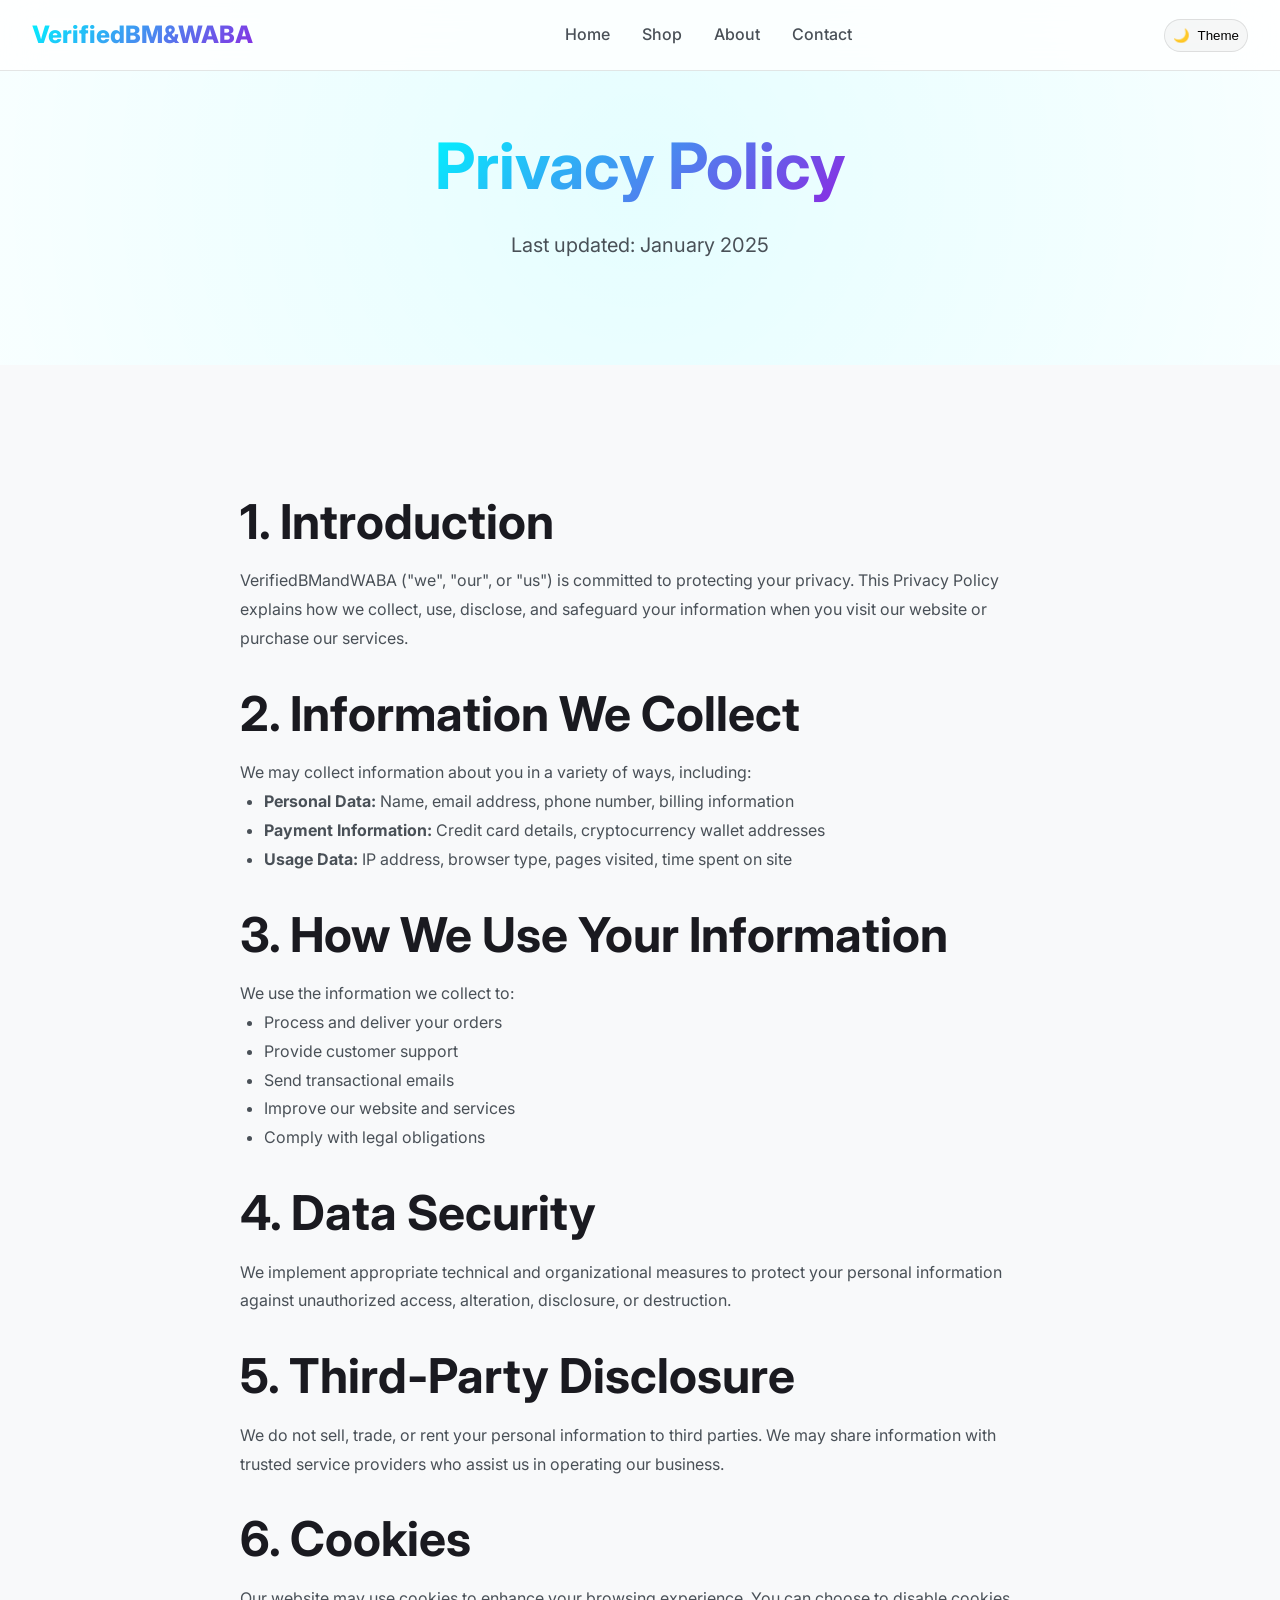
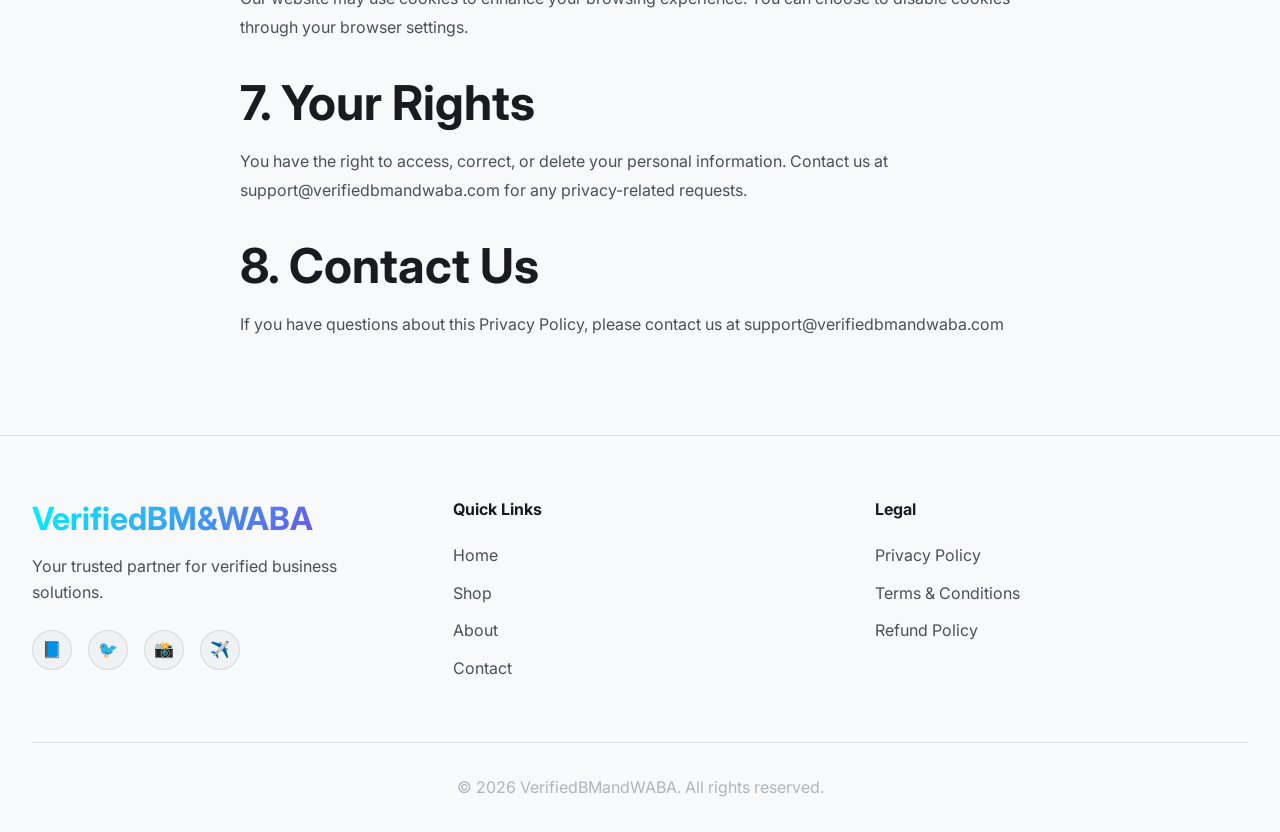
<file: verifiedbmwaba/privacy-policy.html>
<!DOCTYPE html>
<html lang="en">
<head>
  <meta charset="UTF-8">
  <meta name="viewport" content="width=device-width, initial-scale=1.0">
  <title>Privacy Policy - VerifiedBMandWABA</title>
  <meta name="description" content="Privacy Policy for VerifiedBMandWABA. Learn how we collect, use, and protect your personal information.">
  <link rel="canonical" href="https://verifiedbmandwaba.com/privacy-policy">
  <link rel="preconnect" href="https://fonts.googleapis.com">
  <link rel="preconnect" href="https://fonts.gstatic.com" crossorigin>
  <link href="https://fonts.googleapis.com/css2?family=Inter:wght@400;500;600;700;800&display=swap" rel="stylesheet">
  <link rel="stylesheet" href="css/style.css">
  <style>.legal-content{max-width:800px;margin:0 auto;color:var(--text-secondary);line-height:1.8}.legal-content h2{color:var(--text-primary);margin-top:2rem}.legal-content ul{margin-left:1.5rem}</style>
</head>
<body>
  <div id="scrollProgress" class="scroll-progress"></div>
  <nav class="navbar">
    <div class="nav-container">
      <a href="index.html" class="logo">VerifiedBM&WABA</a>
      <button class="mobile-menu-btn" id="mobileMenuBtn" aria-label="Toggle menu">☰</button>
      <ul class="nav-links" id="navLinks">
        <li><a href="index.html">Home</a></li>
        <li><a href="shop.html">Shop</a></li>
        <li><a href="about.html">About</a></li>
        <li><a href="contact.html">Contact</a></li>
      </ul>
      <button class="theme-toggle" id="themeToggle" aria-label="Toggle theme"><span class="theme-icon">☀️</span><span>Theme</span></button>
    </div>
  </nav>
  <section class="hero" style="min-height:40vh"><div class="hero-content"><h1 class="gradient-text">Privacy Policy</h1><p>Last updated: January 2025</p></div></section>
  <section class="features">
    <div class="container">
      <div class="legal-content fade-in">
        <h2>1. Introduction</h2>
        <p>VerifiedBMandWABA ("we", "our", or "us") is committed to protecting your privacy. This Privacy Policy explains how we collect, use, disclose, and safeguard your information when you visit our website or purchase our services.</p>
        
        <h2>2. Information We Collect</h2>
        <p>We may collect information about you in a variety of ways, including:</p>
        <ul>
          <li><strong>Personal Data:</strong> Name, email address, phone number, billing information</li>
          <li><strong>Payment Information:</strong> Credit card details, cryptocurrency wallet addresses</li>
          <li><strong>Usage Data:</strong> IP address, browser type, pages visited, time spent on site</li>
        </ul>
        
        <h2>3. How We Use Your Information</h2>
        <p>We use the information we collect to:</p>
        <ul>
          <li>Process and deliver your orders</li>
          <li>Provide customer support</li>
          <li>Send transactional emails</li>
          <li>Improve our website and services</li>
          <li>Comply with legal obligations</li>
        </ul>
        
        <h2>4. Data Security</h2>
        <p>We implement appropriate technical and organizational measures to protect your personal information against unauthorized access, alteration, disclosure, or destruction.</p>
        
        <h2>5. Third-Party Disclosure</h2>
        <p>We do not sell, trade, or rent your personal information to third parties. We may share information with trusted service providers who assist us in operating our business.</p>
        
        <h2>6. Cookies</h2>
        <p>Our website may use cookies to enhance your browsing experience. You can choose to disable cookies through your browser settings.</p>
        
        <h2>7. Your Rights</h2>
        <p>You have the right to access, correct, or delete your personal information. Contact us at support@verifiedbmandwaba.com for any privacy-related requests.</p>
        
        <h2>8. Contact Us</h2>
        <p>If you have questions about this Privacy Policy, please contact us at support@verifiedbmandwaba.com</p>
      </div>
    </div>
  </section>
  <footer class="footer"><div class="container"><div class="footer-grid"><div class="footer-brand"><h3>VerifiedBM&WABA</h3><p>Your trusted partner for verified business solutions.</p><div class="social-links"><a href="#" aria-label="Facebook">📘</a><a href="#" aria-label="Twitter">🐦</a><a href="#" aria-label="Instagram">📸</a><a href="#" aria-label="Telegram">✈️</a></div></div><div class="footer-links"><h4>Quick Links</h4><ul><li><a href="index.html">Home</a></li><li><a href="shop.html">Shop</a></li><li><a href="about.html">About</a></li><li><a href="contact.html">Contact</a></li></ul></div><div class="footer-links"><h4>Legal</h4><ul><li><a href="privacy-policy.html">Privacy Policy</a></li><li><a href="terms-and-conditions.html">Terms & Conditions</a></li><li><a href="refund-policy.html">Refund Policy</a></li></ul></div></div><div class="footer-bottom"><p>&copy; <span class="current-year"></span> VerifiedBMandWABA. All rights reserved.</p></div></div></footer>
  <script src="js/main.js"></script>
</body>
</html>
</file>
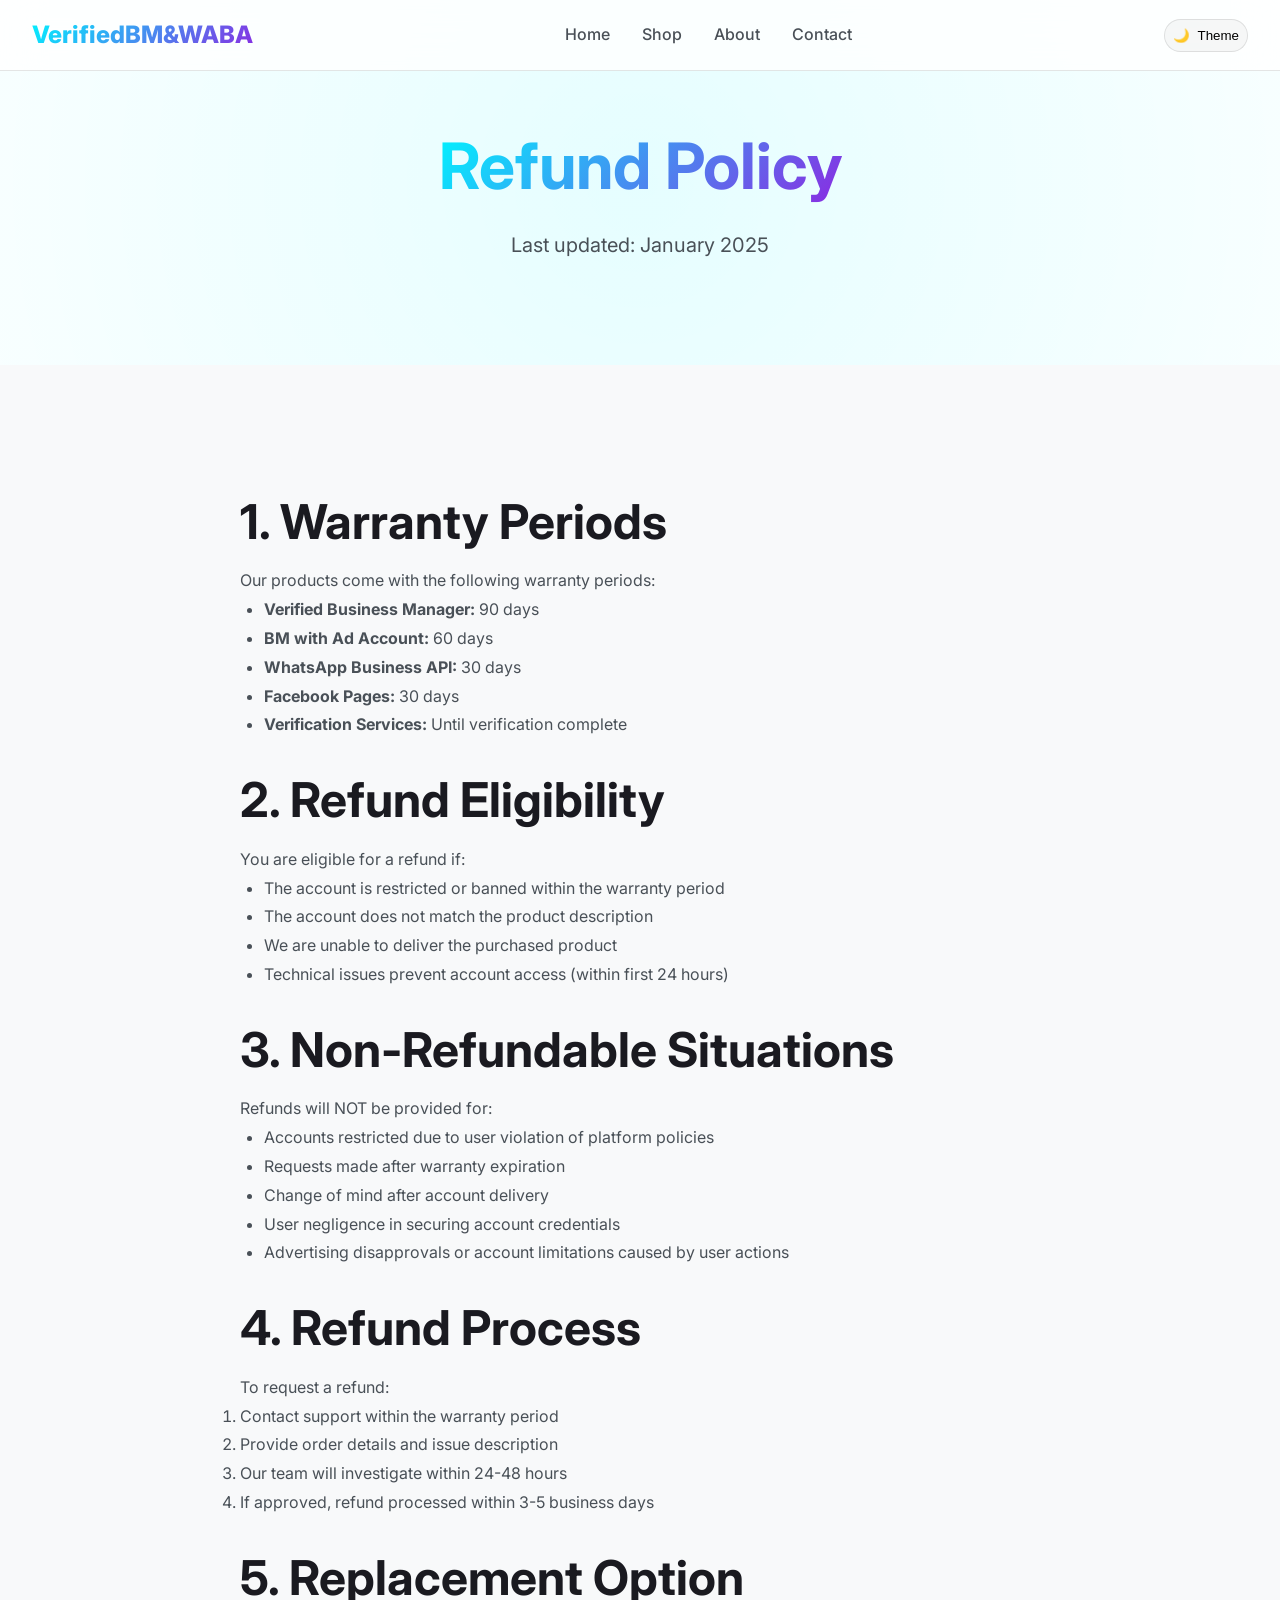
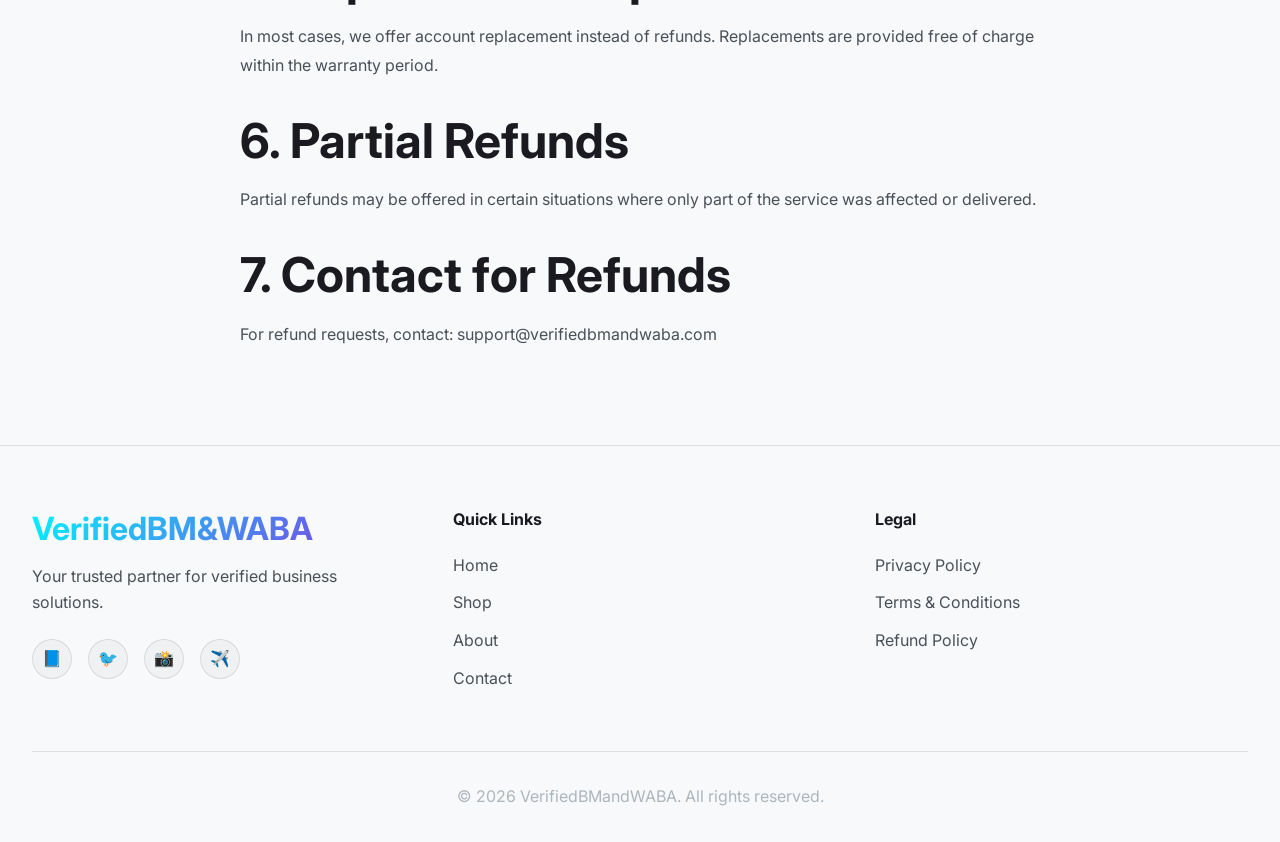
<file: verifiedbmwaba/refund-policy.html>
<!DOCTYPE html>
<html lang="en">
<head>
  <meta charset="UTF-8">
  <meta name="viewport" content="width=device-width, initial-scale=1.0">
  <title>Refund Policy - VerifiedBMandWABA</title>
  <meta name="description" content="Refund Policy for VerifiedBMandWABA. Learn about our warranty terms and refund conditions.">
  <link rel="canonical" href="https://verifiedbmandwaba.com/refund-policy">
  <link rel="preconnect" href="https://fonts.googleapis.com">
  <link rel="preconnect" href="https://fonts.gstatic.com" crossorigin>
  <link href="https://fonts.googleapis.com/css2?family=Inter:wght@400;500;600;700;800&display=swap" rel="stylesheet">
  <link rel="stylesheet" href="css/style.css">
  <style>.legal-content{max-width:800px;margin:0 auto;color:var(--text-secondary);line-height:1.8}.legal-content h2{color:var(--text-primary);margin-top:2rem}.legal-content ul{margin-left:1.5rem}</style>
</head>
<body>
  <div id="scrollProgress" class="scroll-progress"></div>
  <nav class="navbar">
    <div class="nav-container">
      <a href="index.html" class="logo">VerifiedBM&WABA</a>
      <button class="mobile-menu-btn" id="mobileMenuBtn" aria-label="Toggle menu">☰</button>
      <ul class="nav-links" id="navLinks">
        <li><a href="index.html">Home</a></li>
        <li><a href="shop.html">Shop</a></li>
        <li><a href="about.html">About</a></li>
        <li><a href="contact.html">Contact</a></li>
      </ul>
      <button class="theme-toggle" id="themeToggle" aria-label="Toggle theme"><span class="theme-icon">☀️</span><span>Theme</span></button>
    </div>
  </nav>
  <section class="hero" style="min-height:40vh"><div class="hero-content"><h1 class="gradient-text">Refund Policy</h1><p>Last updated: January 2025</p></div></section>
  <section class="features">
    <div class="container">
      <div class="legal-content fade-in">
        <h2>1. Warranty Periods</h2>
        <p>Our products come with the following warranty periods:</p>
        <ul>
          <li><strong>Verified Business Manager:</strong> 90 days</li>
          <li><strong>BM with Ad Account:</strong> 60 days</li>
          <li><strong>WhatsApp Business API:</strong> 30 days</li>
          <li><strong>Facebook Pages:</strong> 30 days</li>
          <li><strong>Verification Services:</strong> Until verification complete</li>
        </ul>
        
        <h2>2. Refund Eligibility</h2>
        <p>You are eligible for a refund if:</p>
        <ul>
          <li>The account is restricted or banned within the warranty period</li>
          <li>The account does not match the product description</li>
          <li>We are unable to deliver the purchased product</li>
          <li>Technical issues prevent account access (within first 24 hours)</li>
        </ul>
        
        <h2>3. Non-Refundable Situations</h2>
        <p>Refunds will NOT be provided for:</p>
        <ul>
          <li>Accounts restricted due to user violation of platform policies</li>
          <li>Requests made after warranty expiration</li>
          <li>Change of mind after account delivery</li>
          <li>User negligence in securing account credentials</li>
          <li>Advertising disapprovals or account limitations caused by user actions</li>
        </ul>
        
        <h2>4. Refund Process</h2>
        <p>To request a refund:</p>
        <ol>
          <li>Contact support within the warranty period</li>
          <li>Provide order details and issue description</li>
          <li>Our team will investigate within 24-48 hours</li>
          <li>If approved, refund processed within 3-5 business days</li>
        </ol>
        
        <h2>5. Replacement Option</h2>
        <p>In most cases, we offer account replacement instead of refunds. Replacements are provided free of charge within the warranty period.</p>
        
        <h2>6. Partial Refunds</h2>
        <p>Partial refunds may be offered in certain situations where only part of the service was affected or delivered.</p>
        
        <h2>7. Contact for Refunds</h2>
        <p>For refund requests, contact: support@verifiedbmandwaba.com</p>
      </div>
    </div>
  </section>
  <footer class="footer"><div class="container"><div class="footer-grid"><div class="footer-brand"><h3>VerifiedBM&WABA</h3><p>Your trusted partner for verified business solutions.</p><div class="social-links"><a href="#" aria-label="Facebook">📘</a><a href="#" aria-label="Twitter">🐦</a><a href="#" aria-label="Instagram">📸</a><a href="#" aria-label="Telegram">✈️</a></div></div><div class="footer-links"><h4>Quick Links</h4><ul><li><a href="index.html">Home</a></li><li><a href="shop.html">Shop</a></li><li><a href="about.html">About</a></li><li><a href="contact.html">Contact</a></li></ul></div><div class="footer-links"><h4>Legal</h4><ul><li><a href="privacy-policy.html">Privacy Policy</a></li><li><a href="terms-and-conditions.html">Terms & Conditions</a></li><li><a href="refund-policy.html">Refund Policy</a></li></ul></div></div><div class="footer-bottom"><p>&copy; <span class="current-year"></span> VerifiedBMandWABA. All rights reserved.</p></div></div></footer>
  <script src="js/main.js"></script>
</body>
</html>
</file>
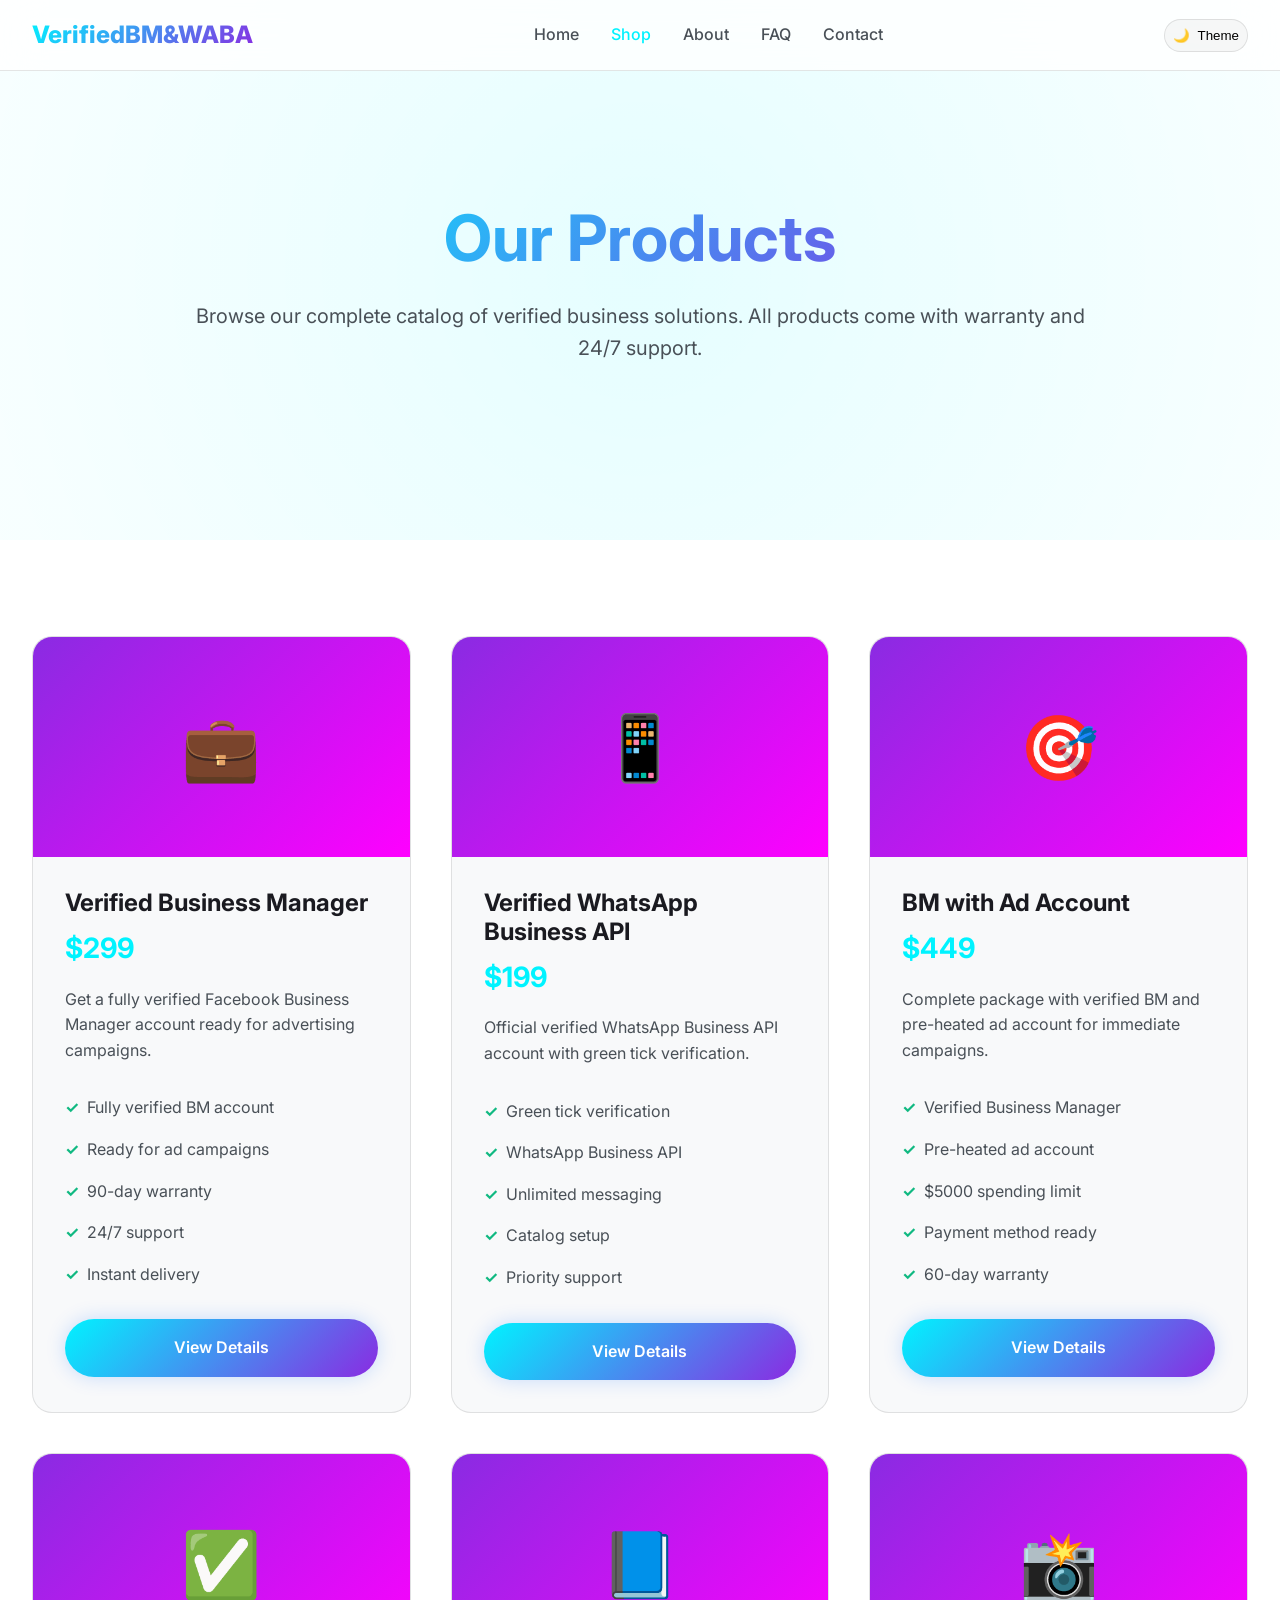
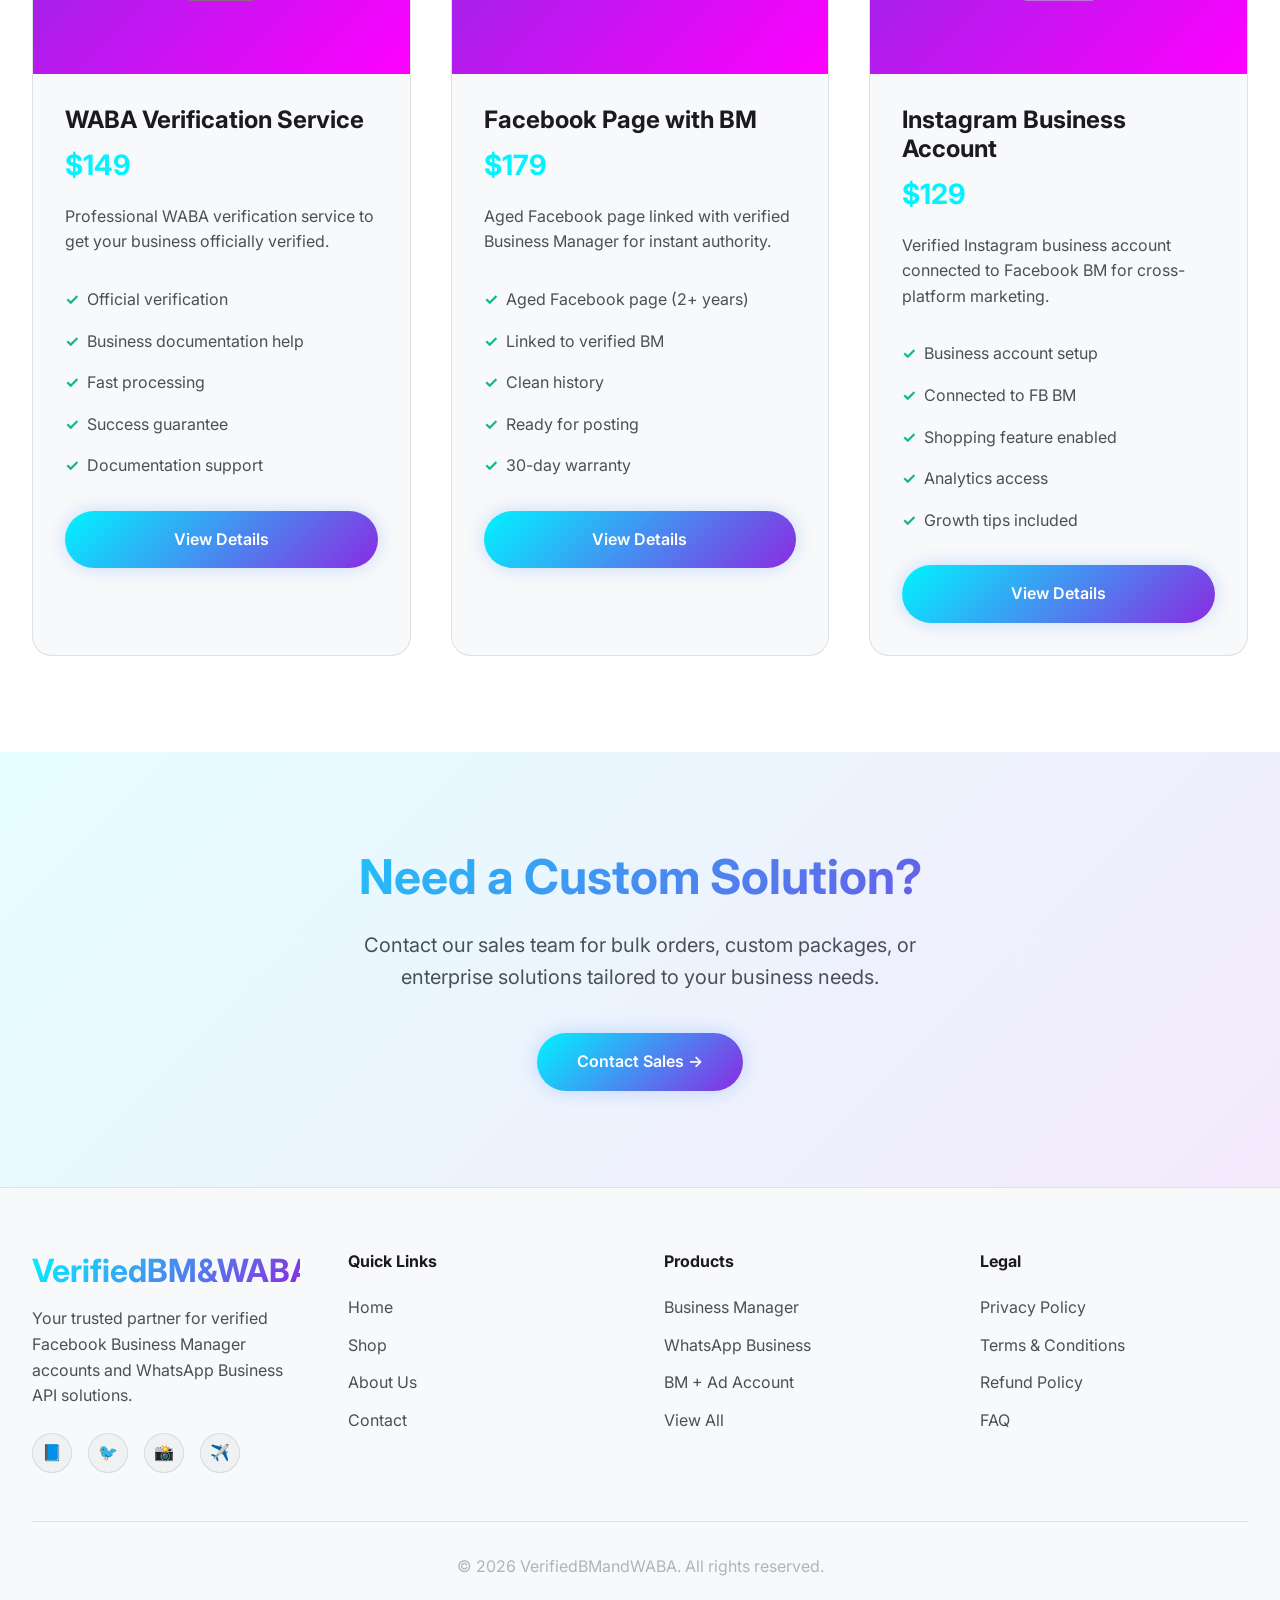
<file: verifiedbmwaba/shop.html>
<!DOCTYPE html>
<html lang="en">
<head>
  <meta charset="UTF-8">
  <meta name="viewport" content="width=device-width, initial-scale=1.0">
  <title>Shop - VerifiedBMandWABA | Buy Verified Business Manager & WABA</title>
  <meta name="description" content="Browse our complete catalog of verified Business Manager accounts, WhatsApp Business API, and digital marketing solutions. Instant delivery, warranty included.">
  <meta name="keywords" content="buy verified BM, purchase business manager, WABA for sale, verified WhatsApp business, Facebook ad account">
  <link rel="canonical" href="https://verifiedbmandwaba.com/shop">
  <link rel="preconnect" href="https://fonts.googleapis.com">
  <link rel="preconnect" href="https://fonts.gstatic.com" crossorigin>
  <link href="https://fonts.googleapis.com/css2?family=Inter:wght@400;500;600;700;800&display=swap" rel="stylesheet">
  <link rel="stylesheet" href="css/style.css">
  <script type="application/ld+json">
  {
    "@context": "https://schema.org",
    "@type": "CollectionPage",
    "name": "Shop - VerifiedBMandWABA",
    "description": "Browse our complete catalog of verified business solutions"
  }
  </script>
</head>
<body>
  <div id="scrollProgress" class="scroll-progress"></div>
  
  <nav class="navbar">
    <div class="nav-container">
      <a href="index.html" class="logo">VerifiedBM&WABA</a>
      <button class="mobile-menu-btn" id="mobileMenuBtn" aria-label="Toggle menu">☰</button>
      <ul class="nav-links" id="navLinks">
        <li><a href="index.html">Home</a></li>
        <li><a href="shop.html" class="active">Shop</a></li>
        <li><a href="about.html">About</a></li>
        <li><a href="faq.html">FAQ</a></li>
        <li><a href="contact.html">Contact</a></li>
      </ul>
      <button class="theme-toggle" id="themeToggle" aria-label="Toggle theme">
        <span class="theme-icon">☀️</span>
        <span>Theme</span>
      </button>
    </div>
  </nav>

  <section class="hero" style="min-height: 60vh;">
    <div class="hero-content">
      <h1 class="gradient-text">Our Products</h1>
      <p>Browse our complete catalog of verified business solutions. All products come with warranty and 24/7 support.</p>
    </div>
  </section>

  <section class="products">
    <div class="container">
      <div class="products-grid">
        <div class="product-card fade-in">
          <div class="product-image">💼</div>
          <div class="product-info">
            <h3 class="product-title">Verified Business Manager</h3>
            <div class="product-price">$299</div>
            <p class="product-description">Get a fully verified Facebook Business Manager account ready for advertising campaigns.</p>
            <ul class="product-features">
              <li>Fully verified BM account</li>
              <li>Ready for ad campaigns</li>
              <li>90-day warranty</li>
              <li>24/7 support</li>
              <li>Instant delivery</li>
            </ul>
            <a href="products/verified-business-manager.html" class="btn btn-primary">View Details</a>
          </div>
        </div>

        <div class="product-card fade-in">
          <div class="product-image">📱</div>
          <div class="product-info">
            <h3 class="product-title">Verified WhatsApp Business API</h3>
            <div class="product-price">$199</div>
            <p class="product-description">Official verified WhatsApp Business API account with green tick verification.</p>
            <ul class="product-features">
              <li>Green tick verification</li>
              <li>WhatsApp Business API</li>
              <li>Unlimited messaging</li>
              <li>Catalog setup</li>
              <li>Priority support</li>
            </ul>
            <a href="products/verified-whatsapp-business.html" class="btn btn-primary">View Details</a>
          </div>
        </div>

        <div class="product-card fade-in">
          <div class="product-image">🎯</div>
          <div class="product-info">
            <h3 class="product-title">BM with Ad Account</h3>
            <div class="product-price">$449</div>
            <p class="product-description">Complete package with verified BM and pre-heated ad account for immediate campaigns.</p>
            <ul class="product-features">
              <li>Verified Business Manager</li>
              <li>Pre-heated ad account</li>
              <li>$5000 spending limit</li>
              <li>Payment method ready</li>
              <li>60-day warranty</li>
            </ul>
            <a href="products/bm-with-ad-account.html" class="btn btn-primary">View Details</a>
          </div>
        </div>

        <div class="product-card fade-in">
          <div class="product-image">✅</div>
          <div class="product-info">
            <h3 class="product-title">WABA Verification Service</h3>
            <div class="product-price">$149</div>
            <p class="product-description">Professional WABA verification service to get your business officially verified.</p>
            <ul class="product-features">
              <li>Official verification</li>
              <li>Business documentation help</li>
              <li>Fast processing</li>
              <li>Success guarantee</li>
              <li>Documentation support</li>
            </ul>
            <a href="products/waba-verification-service.html" class="btn btn-primary">View Details</a>
          </div>
        </div>

        <div class="product-card fade-in">
          <div class="product-image">📘</div>
          <div class="product-info">
            <h3 class="product-title">Facebook Page with BM</h3>
            <div class="product-price">$179</div>
            <p class="product-description">Aged Facebook page linked with verified Business Manager for instant authority.</p>
            <ul class="product-features">
              <li>Aged Facebook page (2+ years)</li>
              <li>Linked to verified BM</li>
              <li>Clean history</li>
              <li>Ready for posting</li>
              <li>30-day warranty</li>
            </ul>
            <a href="products/facebook-page-with-bm.html" class="btn btn-primary">View Details</a>
          </div>
        </div>

        <div class="product-card fade-in">
          <div class="product-image">📸</div>
          <div class="product-info">
            <h3 class="product-title">Instagram Business Account</h3>
            <div class="product-price">$129</div>
            <p class="product-description">Verified Instagram business account connected to Facebook BM for cross-platform marketing.</p>
            <ul class="product-features">
              <li>Business account setup</li>
              <li>Connected to FB BM</li>
              <li>Shopping feature enabled</li>
              <li>Analytics access</li>
              <li>Growth tips included</li>
            </ul>
            <a href="products/instagram-business-account.html" class="btn btn-primary">View Details</a>
          </div>
        </div>
      </div>
    </div>
  </section>

  <section class="cta">
    <div class="container cta-content">
      <div class="fade-in">
        <h2 class="gradient-text">Need a Custom Solution?</h2>
        <p>Contact our sales team for bulk orders, custom packages, or enterprise solutions tailored to your business needs.</p>
        <a href="contact.html" class="btn btn-primary">Contact Sales →</a>
      </div>
    </div>
  </section>

  <footer class="footer">
    <div class="container">
      <div class="footer-grid">
        <div class="footer-brand">
          <h3>VerifiedBM&WABA</h3>
          <p>Your trusted partner for verified Facebook Business Manager accounts and WhatsApp Business API solutions.</p>
          <div class="social-links">
            <a href="#" aria-label="Facebook">📘</a>
            <a href="#" aria-label="Twitter">🐦</a>
            <a href="#" aria-label="Instagram">📸</a>
            <a href="#" aria-label="Telegram">✈️</a>
          </div>
        </div>
        <div class="footer-links">
          <h4>Quick Links</h4>
          <ul>
            <li><a href="index.html">Home</a></li>
            <li><a href="shop.html">Shop</a></li>
            <li><a href="about.html">About Us</a></li>
            <li><a href="contact.html">Contact</a></li>
          </ul>
        </div>
        <div class="footer-links">
          <h4>Products</h4>
          <ul>
            <li><a href="products/verified-business-manager.html">Business Manager</a></li>
            <li><a href="products/verified-whatsapp-business.html">WhatsApp Business</a></li>
            <li><a href="products/bm-with-ad-account.html">BM + Ad Account</a></li>
            <li><a href="shop.html">View All</a></li>
          </ul>
        </div>
        <div class="footer-links">
          <h4>Legal</h4>
          <ul>
            <li><a href="privacy-policy.html">Privacy Policy</a></li>
            <li><a href="terms-and-conditions.html">Terms & Conditions</a></li>
            <li><a href="refund-policy.html">Refund Policy</a></li>
            <li><a href="faq.html">FAQ</a></li>
          </ul>
        </div>
      </div>
      <div class="footer-bottom">
        <p>&copy; <span class="current-year"></span> VerifiedBMandWABA. All rights reserved.</p>
      </div>
    </div>
  </footer>
  <script src="js/main.js"></script>
</body>
</html>
</file>
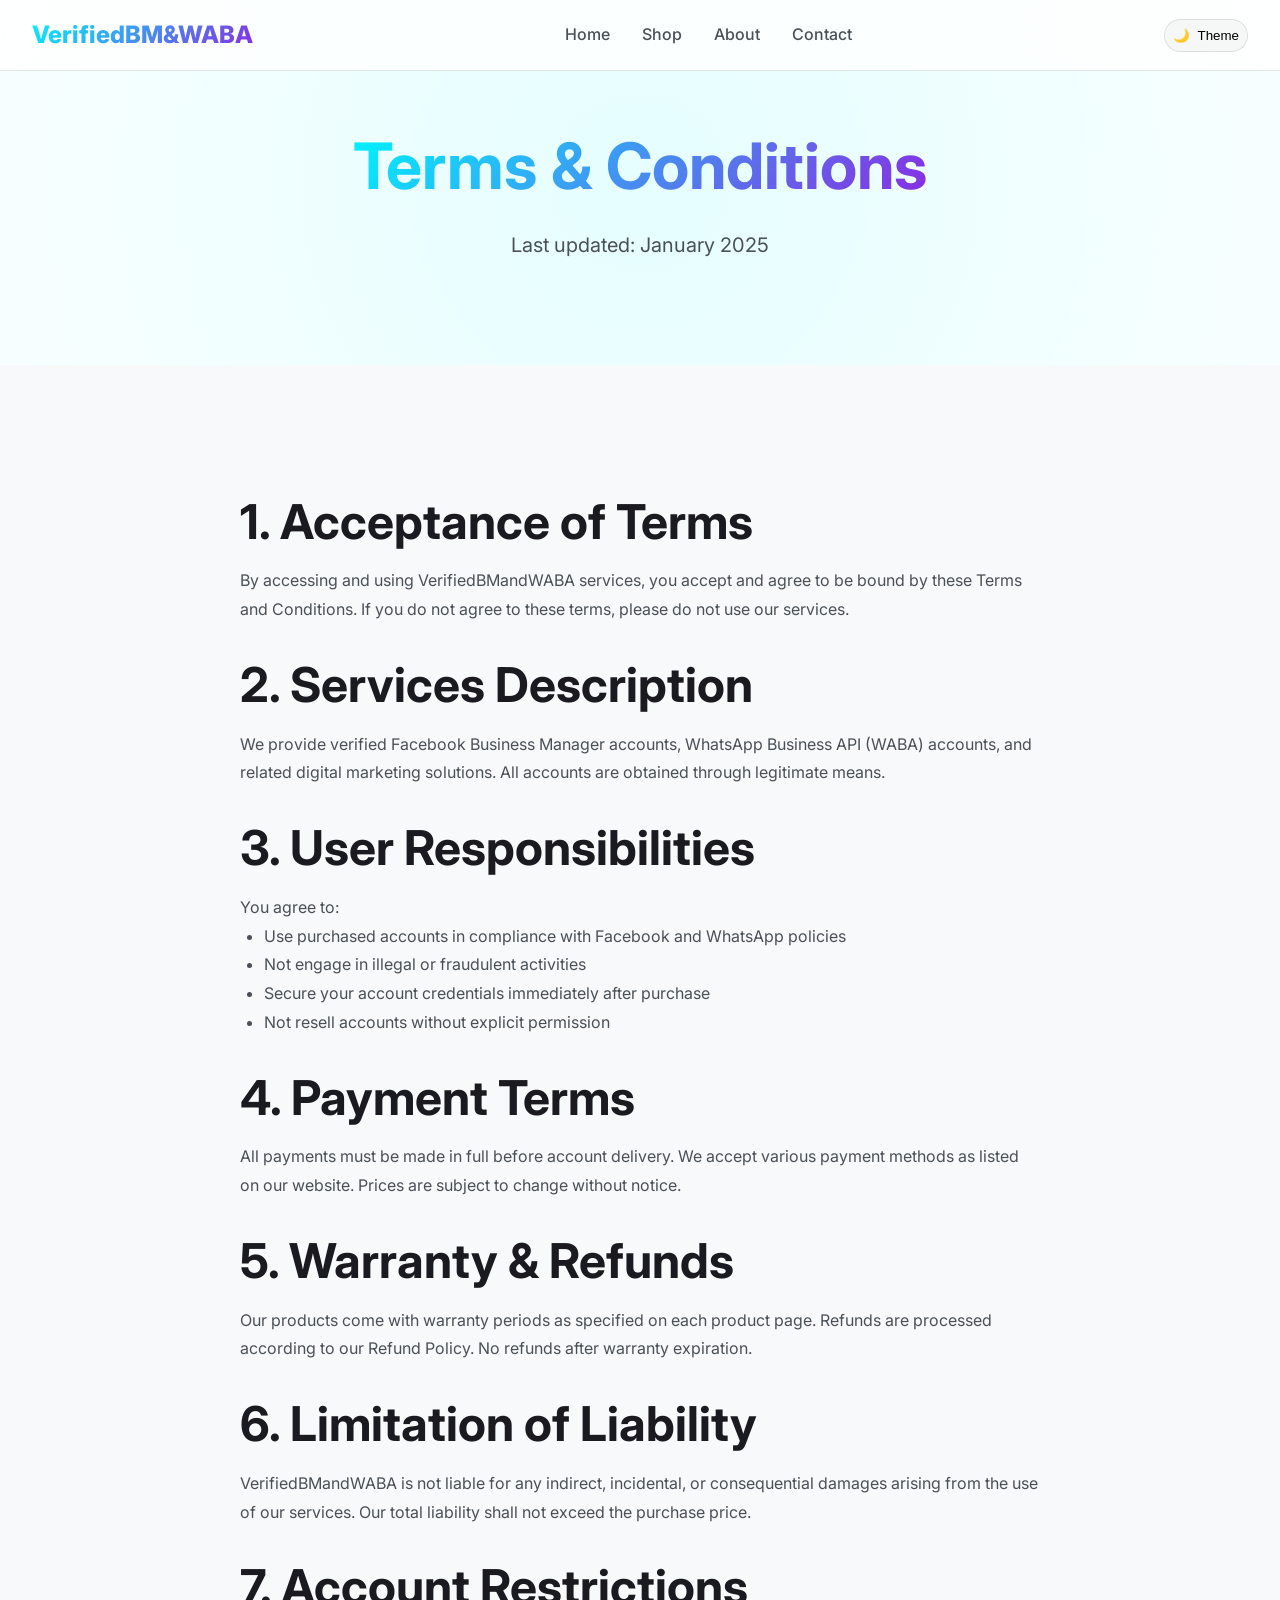
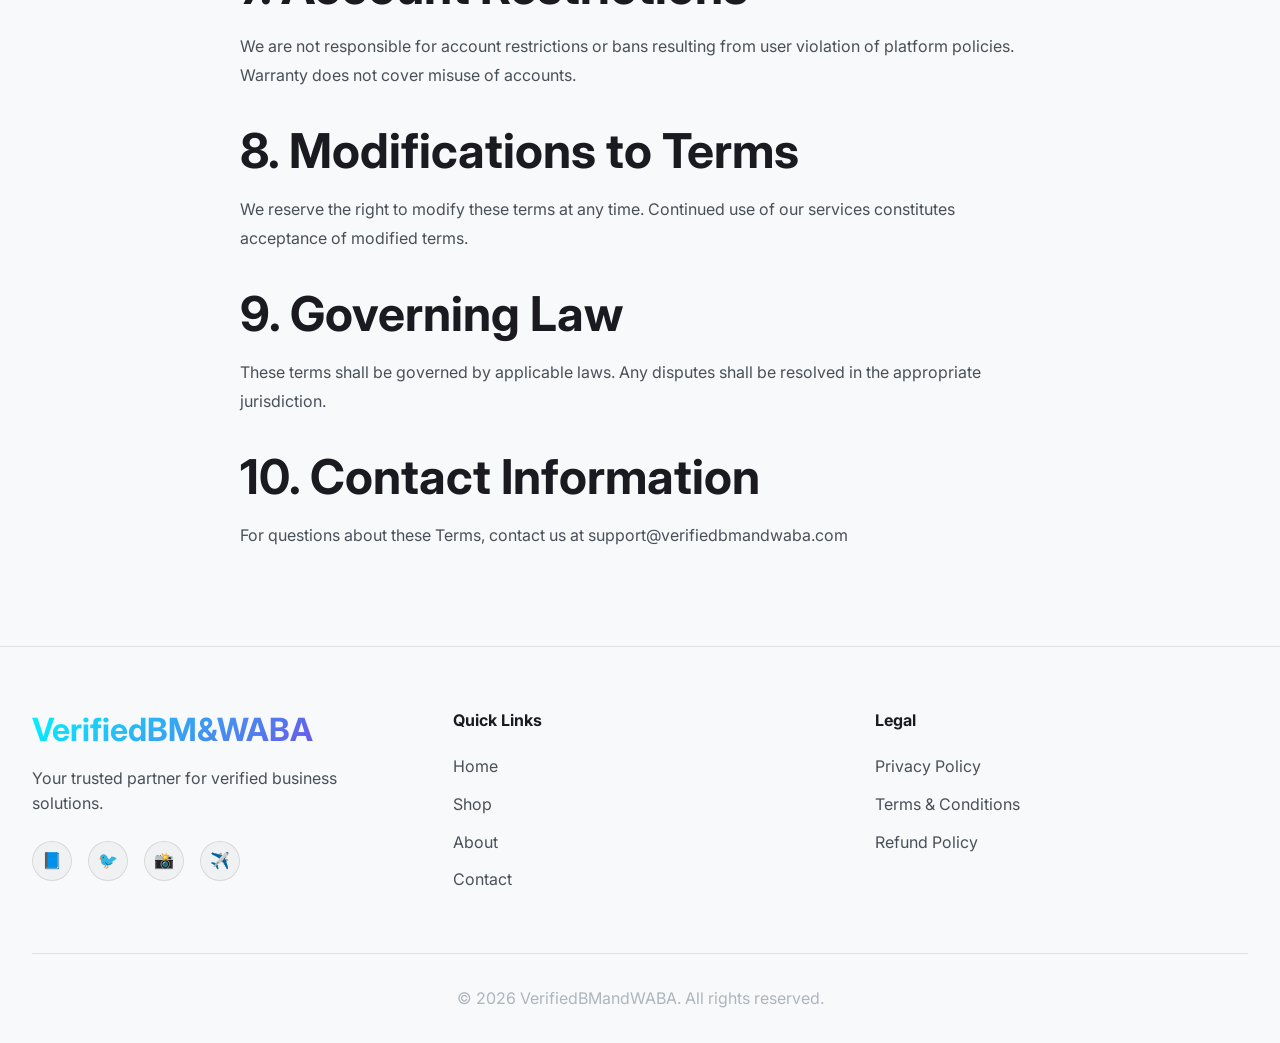
<file: verifiedbmwaba/terms-and-conditions.html>
<!DOCTYPE html>
<html lang="en">
<head>
  <meta charset="UTF-8">
  <meta name="viewport" content="width=device-width, initial-scale=1.0">
  <title>Terms & Conditions - VerifiedBMandWABA</title>
  <meta name="description" content="Terms and Conditions for using VerifiedBMandWABA services. Read our terms of service carefully.">
  <link rel="canonical" href="https://verifiedbmandwaba.com/terms-and-conditions">
  <link rel="preconnect" href="https://fonts.googleapis.com">
  <link rel="preconnect" href="https://fonts.gstatic.com" crossorigin>
  <link href="https://fonts.googleapis.com/css2?family=Inter:wght@400;500;600;700;800&display=swap" rel="stylesheet">
  <link rel="stylesheet" href="css/style.css">
  <style>.legal-content{max-width:800px;margin:0 auto;color:var(--text-secondary);line-height:1.8}.legal-content h2{color:var(--text-primary);margin-top:2rem}.legal-content ul{margin-left:1.5rem}</style>
</head>
<body>
  <div id="scrollProgress" class="scroll-progress"></div>
  <nav class="navbar">
    <div class="nav-container">
      <a href="index.html" class="logo">VerifiedBM&WABA</a>
      <button class="mobile-menu-btn" id="mobileMenuBtn" aria-label="Toggle menu">☰</button>
      <ul class="nav-links" id="navLinks">
        <li><a href="index.html">Home</a></li>
        <li><a href="shop.html">Shop</a></li>
        <li><a href="about.html">About</a></li>
        <li><a href="contact.html">Contact</a></li>
      </ul>
      <button class="theme-toggle" id="themeToggle" aria-label="Toggle theme"><span class="theme-icon">☀️</span><span>Theme</span></button>
    </div>
  </nav>
  <section class="hero" style="min-height:40vh"><div class="hero-content"><h1 class="gradient-text">Terms & Conditions</h1><p>Last updated: January 2025</p></div></section>
  <section class="features">
    <div class="container">
      <div class="legal-content fade-in">
        <h2>1. Acceptance of Terms</h2>
        <p>By accessing and using VerifiedBMandWABA services, you accept and agree to be bound by these Terms and Conditions. If you do not agree to these terms, please do not use our services.</p>
        
        <h2>2. Services Description</h2>
        <p>We provide verified Facebook Business Manager accounts, WhatsApp Business API (WABA) accounts, and related digital marketing solutions. All accounts are obtained through legitimate means.</p>
        
        <h2>3. User Responsibilities</h2>
        <p>You agree to:</p>
        <ul>
          <li>Use purchased accounts in compliance with Facebook and WhatsApp policies</li>
          <li>Not engage in illegal or fraudulent activities</li>
          <li>Secure your account credentials immediately after purchase</li>
          <li>Not resell accounts without explicit permission</li>
        </ul>
        
        <h2>4. Payment Terms</h2>
        <p>All payments must be made in full before account delivery. We accept various payment methods as listed on our website. Prices are subject to change without notice.</p>
        
        <h2>5. Warranty & Refunds</h2>
        <p>Our products come with warranty periods as specified on each product page. Refunds are processed according to our Refund Policy. No refunds after warranty expiration.</p>
        
        <h2>6. Limitation of Liability</h2>
        <p>VerifiedBMandWABA is not liable for any indirect, incidental, or consequential damages arising from the use of our services. Our total liability shall not exceed the purchase price.</p>
        
        <h2>7. Account Restrictions</h2>
        <p>We are not responsible for account restrictions or bans resulting from user violation of platform policies. Warranty does not cover misuse of accounts.</p>
        
        <h2>8. Modifications to Terms</h2>
        <p>We reserve the right to modify these terms at any time. Continued use of our services constitutes acceptance of modified terms.</p>
        
        <h2>9. Governing Law</h2>
        <p>These terms shall be governed by applicable laws. Any disputes shall be resolved in the appropriate jurisdiction.</p>
        
        <h2>10. Contact Information</h2>
        <p>For questions about these Terms, contact us at support@verifiedbmandwaba.com</p>
      </div>
    </div>
  </section>
  <footer class="footer"><div class="container"><div class="footer-grid"><div class="footer-brand"><h3>VerifiedBM&WABA</h3><p>Your trusted partner for verified business solutions.</p><div class="social-links"><a href="#" aria-label="Facebook">📘</a><a href="#" aria-label="Twitter">🐦</a><a href="#" aria-label="Instagram">📸</a><a href="#" aria-label="Telegram">✈️</a></div></div><div class="footer-links"><h4>Quick Links</h4><ul><li><a href="index.html">Home</a></li><li><a href="shop.html">Shop</a></li><li><a href="about.html">About</a></li><li><a href="contact.html">Contact</a></li></ul></div><div class="footer-links"><h4>Legal</h4><ul><li><a href="privacy-policy.html">Privacy Policy</a></li><li><a href="terms-and-conditions.html">Terms & Conditions</a></li><li><a href="refund-policy.html">Refund Policy</a></li></ul></div></div><div class="footer-bottom"><p>&copy; <span class="current-year"></span> VerifiedBMandWABA. All rights reserved.</p></div></div></footer>
  <script src="js/main.js"></script>
</body>
</html>
</file>
<file: verifiedbmwaba/css/style.css>
/* ========================================
   VerifiedBMandWABA - Main Stylesheet
   Dark/Light Mode Auto-Detection
   Neon, Glassmorphism, 3D Effects
   ======================================== */

:root {
  /* Dark Theme (Default) */
  --bg-primary: #0a0a0c;
  --bg-secondary: #121216;
  --bg-tertiary: #1a1a20;
  --text-primary: #ffffff;
  --text-secondary: #b8b8c0;
  --text-muted: #6b6b75;
  --border-color: rgba(255, 255, 255, 0.1);
  --glass-bg: rgba(255, 255, 255, 0.05);
  --glass-border: rgba(255, 255, 255, 0.1);
  --neon-cyan: #00f3ff;
  --neon-violet: #8a2be2;
  --neon-magenta: #ff00ff;
  --neon-blue: #0066ff;
  --success: #10b981;
  --warning: #f59e0b;
  --error: #ef4444;
  --gradient-primary: linear-gradient(135deg, #00f3ff, #8a2be2);
  --gradient-secondary: linear-gradient(135deg, #8a2be2, #ff00ff);
  --shadow-neon: 0 0 20px rgba(0, 243, 255, 0.3);
  --shadow-card: 0 10px 40px rgba(0, 0, 0, 0.4);
}

[data-theme="light"] {
  --bg-primary: #ffffff;
  --bg-secondary: #f8f9fa;
  --bg-tertiary: #e9ecef;
  --text-primary: #1a1a20;
  --text-secondary: #495057;
  --text-muted: #adb5bd;
  --border-color: rgba(0, 0, 0, 0.1);
  --glass-bg: rgba(0, 0, 0, 0.03);
  --glass-border: rgba(0, 0, 0, 0.08);
  --shadow-neon: 0 0 20px rgba(0, 102, 255, 0.2);
  --shadow-card: 0 10px 40px rgba(0, 0, 0, 0.1);
}

* {
  margin: 0;
  padding: 0;
  box-sizing: border-box;
}

html {
  scroll-behavior: smooth;
}

body {
  font-family: 'Inter', -apple-system, BlinkMacSystemFont, 'Segoe UI', Roboto, sans-serif;
  background-color: var(--bg-primary);
  color: var(--text-primary);
  line-height: 1.6;
  transition: background-color 0.3s ease, color 0.3s ease;
  overflow-x: hidden;
}

/* Typography */
h1, h2, h3, h4, h5, h6 {
  font-weight: 700;
  line-height: 1.2;
  margin-bottom: 1rem;
}

h1 { font-size: clamp(2.5rem, 5vw, 4rem); }
h2 { font-size: clamp(2rem, 4vw, 3rem); }
h3 { font-size: clamp(1.5rem, 3vw, 2rem); }

.gradient-text {
  background: var(--gradient-primary);
  -webkit-background-clip: text;
  -webkit-text-fill-color: transparent;
  background-clip: text;
}

/* Container */
.container {
  max-width: 1280px;
  margin: 0 auto;
  padding: 0 2rem;
}

/* Navigation */
.navbar {
  position: fixed;
  top: 0;
  left: 0;
  right: 0;
  z-index: 1000;
  background: rgba(10, 10, 12, 0.8);
  backdrop-filter: blur(20px);
  border-bottom: 1px solid var(--border-color);
  transition: all 0.3s ease;
}

[data-theme="light"] .navbar {
  background: rgba(255, 255, 255, 0.8);
}

.nav-container {
  display: flex;
  justify-content: space-between;
  align-items: center;
  padding: 1rem 2rem;
  max-width: 1280px;
  margin: 0 auto;
}

.logo {
  font-size: 1.5rem;
  font-weight: 800;
  text-decoration: none;
  background: var(--gradient-primary);
  -webkit-background-clip: text;
  -webkit-text-fill-color: transparent;
  background-clip: text;
}

.nav-links {
  display: flex;
  gap: 2rem;
  list-style: none;
}

.nav-links a {
  color: var(--text-secondary);
  text-decoration: none;
  font-weight: 500;
  transition: color 0.3s ease;
  position: relative;
}

.nav-links a:hover,
.nav-links a.active {
  color: var(--neon-cyan);
}

.nav-links a::after {
  content: '';
  position: absolute;
  bottom: -5px;
  left: 0;
  width: 0;
  height: 2px;
  background: var(--gradient-primary);
  transition: width 0.3s ease;
}

.nav-links a:hover::after {
  width: 100%;
}

.theme-toggle {
  background: var(--glass-bg);
  border: 1px solid var(--border-color);
  border-radius: 50px;
  padding: 0.5rem;
  cursor: pointer;
  display: flex;
  align-items: center;
  gap: 0.5rem;
  transition: all 0.3s ease;
}

.theme-toggle:hover {
  border-color: var(--neon-cyan);
  box-shadow: var(--shadow-neon);
}

.mobile-menu-btn {
  display: none;
  background: none;
  border: none;
  color: var(--text-primary);
  font-size: 1.5rem;
  cursor: pointer;
}

/* Hero Section */
.hero {
  min-height: 100vh;
  display: flex;
  align-items: center;
  justify-content: center;
  text-align: center;
  padding: 8rem 2rem 4rem;
  position: relative;
  overflow: hidden;
}

.hero::before {
  content: '';
  position: absolute;
  top: -50%;
  left: -50%;
  width: 200%;
  height: 200%;
  background: radial-gradient(circle, rgba(0, 243, 255, 0.1) 0%, transparent 70%);
  animation: rotate 30s linear infinite;
}

@keyframes rotate {
  from { transform: rotate(0deg); }
  to { transform: rotate(360deg); }
}

.hero-content {
  position: relative;
  z-index: 1;
  max-width: 900px;
}

.hero h1 {
  margin-bottom: 1.5rem;
  animation: fadeInUp 0.8s ease;
}

.hero p {
  font-size: 1.25rem;
  color: var(--text-secondary);
  margin-bottom: 2.5rem;
  animation: fadeInUp 0.8s ease 0.2s both;
}

.hero-buttons {
  display: flex;
  gap: 1rem;
  justify-content: center;
  flex-wrap: wrap;
  animation: fadeInUp 0.8s ease 0.4s both;
}

/* Buttons */
.btn {
  display: inline-block;
  padding: 1rem 2.5rem;
  border-radius: 50px;
  font-weight: 600;
  text-decoration: none;
  transition: all 0.3s ease;
  border: none;
  cursor: pointer;
  font-size: 1rem;
}

.btn-primary {
  background: var(--gradient-primary);
  color: white;
  box-shadow: var(--shadow-neon);
}

.btn-primary:hover {
  transform: translateY(-3px);
  box-shadow: 0 0 30px rgba(0, 243, 255, 0.5);
}

.btn-secondary {
  background: transparent;
  color: var(--text-primary);
  border: 2px solid var(--border-color);
}

.btn-secondary:hover {
  border-color: var(--neon-cyan);
  background: rgba(0, 243, 255, 0.1);
}

/* Features Section */
.features {
  padding: 6rem 0;
  background: var(--bg-secondary);
}

.section-header {
  text-align: center;
  margin-bottom: 4rem;
}

.section-header h2 {
  margin-bottom: 1rem;
}

.section-header p {
  color: var(--text-secondary);
  max-width: 600px;
  margin: 0 auto;
}

.features-grid {
  display: grid;
  grid-template-columns: repeat(auto-fit, minmax(300px, 1fr));
  gap: 2rem;
}

.feature-card {
  background: var(--glass-bg);
  backdrop-filter: blur(10px);
  border: 1px solid var(--glass-border);
  border-radius: 20px;
  padding: 2.5rem;
  transition: all 0.3s ease;
  position: relative;
  overflow: hidden;
}

.feature-card::before {
  content: '';
  position: absolute;
  top: 0;
  left: 0;
  right: 0;
  height: 3px;
  background: var(--gradient-primary);
  transform: scaleX(0);
  transition: transform 0.3s ease;
}

.feature-card:hover {
  transform: translateY(-10px);
  box-shadow: var(--shadow-card);
  border-color: var(--neon-cyan);
}

.feature-card:hover::before {
  transform: scaleX(1);
}

.feature-icon {
  font-size: 3rem;
  margin-bottom: 1.5rem;
  background: var(--gradient-primary);
  -webkit-background-clip: text;
  -webkit-text-fill-color: transparent;
  background-clip: text;
}

.feature-card h3 {
  margin-bottom: 1rem;
}

.feature-card p {
  color: var(--text-secondary);
}

/* Products Section */
.products {
  padding: 6rem 0;
}

.products-grid {
  display: grid;
  grid-template-columns: repeat(auto-fit, minmax(320px, 1fr));
  gap: 2.5rem;
}

.product-card {
  background: var(--bg-secondary);
  border: 1px solid var(--border-color);
  border-radius: 20px;
  overflow: hidden;
  transition: all 0.4s cubic-bezier(0.175, 0.885, 0.32, 1.275);
  transform-style: preserve-3d;
  perspective: 1000px;
}

.product-card:hover {
  transform: translateY(-15px) rotateY(5deg);
  box-shadow: var(--shadow-card), 0 0 30px rgba(0, 243, 255, 0.2);
  border-color: var(--neon-cyan);
}

.product-image {
  width: 100%;
  height: 220px;
  background: var(--gradient-secondary);
  display: flex;
  align-items: center;
  justify-content: center;
  font-size: 4rem;
  color: white;
  position: relative;
  overflow: hidden;
}

.product-image::after {
  content: '';
  position: absolute;
  inset: 0;
  background: linear-gradient(45deg, transparent 30%, rgba(255,255,255,0.1) 50%, transparent 70%);
  transform: translateX(-100%);
  transition: transform 0.6s ease;
}

.product-card:hover .product-image::after {
  transform: translateX(100%);
}

.product-info {
  padding: 2rem;
}

.product-title {
  font-size: 1.5rem;
  margin-bottom: 0.5rem;
}

.product-price {
  font-size: 1.75rem;
  font-weight: 700;
  color: var(--neon-cyan);
  margin-bottom: 1rem;
}

.product-description {
  color: var(--text-secondary);
  margin-bottom: 1.5rem;
}

.product-features {
  list-style: none;
  margin-bottom: 1.5rem;
}

.product-features li {
  padding: 0.5rem 0;
  color: var(--text-secondary);
  display: flex;
  align-items: center;
  gap: 0.5rem;
}

.product-features li::before {
  content: '✓';
  color: var(--success);
  font-weight: bold;
}

.product-card .btn {
  width: 100%;
  text-align: center;
}

/* FAQ Section */
.faq {
  padding: 6rem 0;
  background: var(--bg-secondary);
}

.faq-grid {
  max-width: 800px;
  margin: 0 auto;
}

.faq-item {
  background: var(--glass-bg);
  border: 1px solid var(--border-color);
  border-radius: 15px;
  margin-bottom: 1rem;
  overflow: hidden;
  transition: all 0.3s ease;
}

.faq-item:hover {
  border-color: var(--neon-violet);
}

.faq-question {
  padding: 1.5rem;
  cursor: pointer;
  display: flex;
  justify-content: space-between;
  align-items: center;
  font-weight: 600;
  font-size: 1.1rem;
}

.faq-question::after {
  content: '+';
  font-size: 1.5rem;
  color: var(--neon-cyan);
  transition: transform 0.3s ease;
}

.faq-item.active .faq-question::after {
  transform: rotate(45deg);
}

.faq-answer {
  max-height: 0;
  overflow: hidden;
  padding: 0 1.5rem;
  color: var(--text-secondary);
  transition: all 0.3s ease;
}

.faq-item.active .faq-answer {
  max-height: 500px;
  padding: 0 1.5rem 1.5rem;
}

/* CTA Section */
.cta {
  padding: 6rem 0;
  text-align: center;
  position: relative;
  overflow: hidden;
}

.cta::before {
  content: '';
  position: absolute;
  inset: 0;
  background: var(--gradient-primary);
  opacity: 0.1;
}

.cta-content {
  position: relative;
  z-index: 1;
}

.cta h2 {
  margin-bottom: 1.5rem;
}

.cta p {
  color: var(--text-secondary);
  max-width: 600px;
  margin: 0 auto 2.5rem;
  font-size: 1.25rem;
}

/* Footer */
.footer {
  background: var(--bg-secondary);
  padding: 4rem 0 2rem;
  border-top: 1px solid var(--border-color);
}

.footer-grid {
  display: grid;
  grid-template-columns: repeat(auto-fit, minmax(250px, 1fr));
  gap: 3rem;
  margin-bottom: 3rem;
}

.footer-brand h3 {
  background: var(--gradient-primary);
  -webkit-background-clip: text;
  -webkit-text-fill-color: transparent;
  background-clip: text;
  margin-bottom: 1rem;
}

.footer-brand p {
  color: var(--text-secondary);
  margin-bottom: 1.5rem;
}

.social-links {
  display: flex;
  gap: 1rem;
}

.social-links a {
  width: 40px;
  height: 40px;
  border-radius: 50%;
  background: var(--glass-bg);
  border: 1px solid var(--border-color);
  display: flex;
  align-items: center;
  justify-content: center;
  color: var(--text-primary);
  text-decoration: none;
  transition: all 0.3s ease;
}

.social-links a:hover {
  background: var(--gradient-primary);
  border-color: transparent;
  transform: translateY(-3px);
}

.footer-links h4 {
  margin-bottom: 1.5rem;
  color: var(--text-primary);
}

.footer-links ul {
  list-style: none;
}

.footer-links li {
  margin-bottom: 0.75rem;
}

.footer-links a {
  color: var(--text-secondary);
  text-decoration: none;
  transition: color 0.3s ease;
}

.footer-links a:hover {
  color: var(--neon-cyan);
}

.footer-bottom {
  text-align: center;
  padding-top: 2rem;
  border-top: 1px solid var(--border-color);
  color: var(--text-muted);
}

/* Animations */
@keyframes fadeInUp {
  from {
    opacity: 0;
    transform: translateY(30px);
  }
  to {
    opacity: 1;
    transform: translateY(0);
  }
}

.fade-in {
  opacity: 0;
  transform: translateY(30px);
  transition: opacity 0.6s ease, transform 0.6s ease;
}

.fade-in.visible {
  opacity: 1;
  transform: translateY(0);
}

/* Responsive Design */
@media (max-width: 768px) {
  .nav-links {
    display: none;
    position: absolute;
    top: 100%;
    left: 0;
    right: 0;
    background: var(--bg-primary);
    flex-direction: column;
    padding: 2rem;
    gap: 1.5rem;
    border-bottom: 1px solid var(--border-color);
  }

  .nav-links.active {
    display: flex;
  }

  .mobile-menu-btn {
    display: block;
  }

  .theme-toggle span {
    display: none;
  }

  .hero-buttons {
    flex-direction: column;
    align-items: center;
  }

  .btn {
    width: 100%;
    max-width: 300px;
  }

  .products-grid,
  .features-grid {
    grid-template-columns: 1fr;
  }
}

/* Scroll Progress Bar */
.scroll-progress {
  position: fixed;
  top: 0;
  left: 0;
  height: 3px;
  background: var(--gradient-primary);
  z-index: 9999;
  transition: width 0.1s ease;
}

/* Utility Classes */
.text-center { text-align: center; }
.mt-2 { margin-top: 2rem; }
.mb-2 { margin-bottom: 2rem; }
.hidden { display: none; }

/* Print Styles */
@media print {
  .navbar, .theme-toggle, .mobile-menu-btn, .scroll-progress {
    display: none !important;
  }
  
  body {
    background: white !important;
    color: black !important;
  }
}

/* Reduced Motion */
@media (prefers-reduced-motion: reduce) {
  *, *::before, *::after {
    animation-duration: 0.01ms !important;
    animation-iteration-count: 1 !important;
    transition-duration: 0.01ms !important;
  }
  
  html {
    scroll-behavior: auto;
  }
}
</file>
